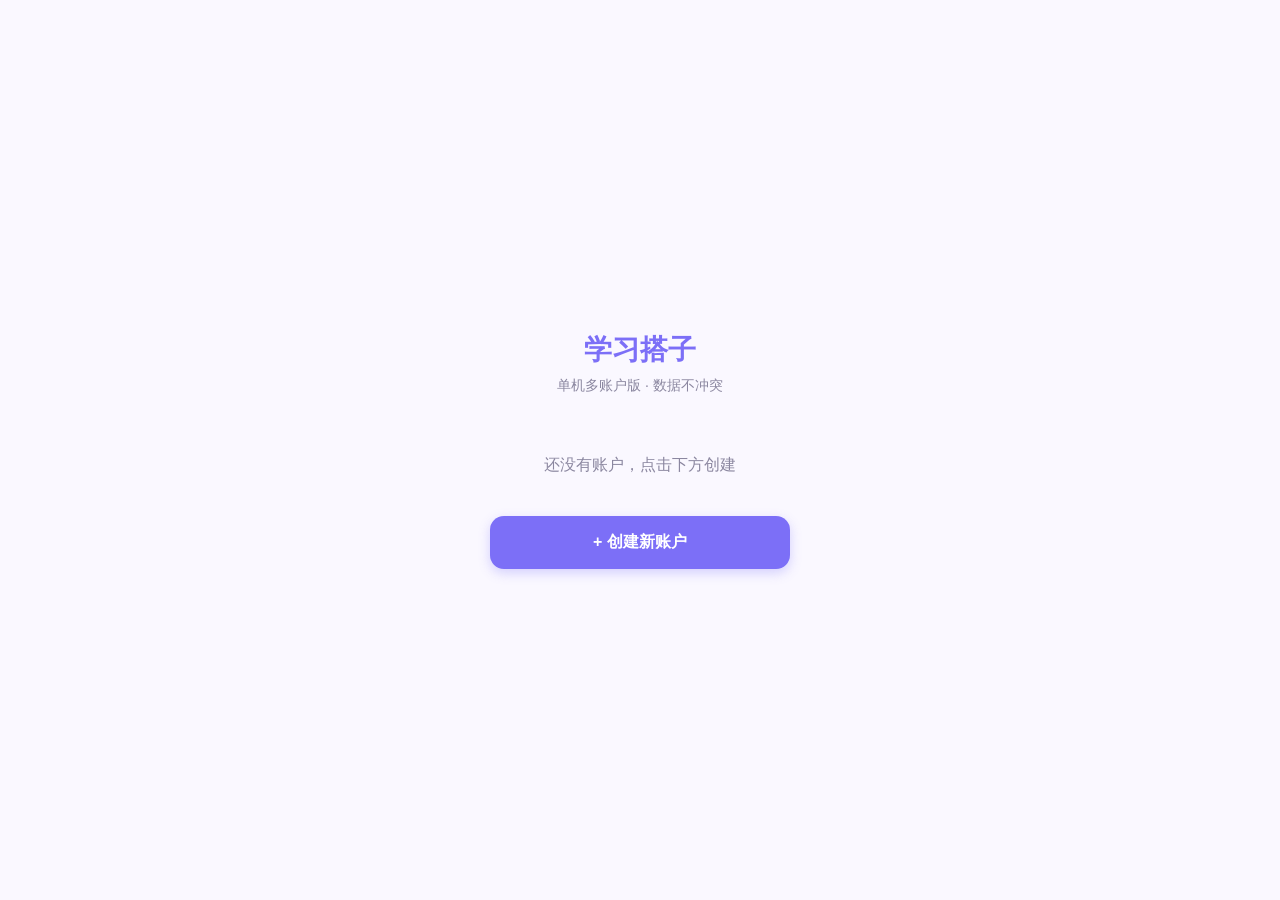
<file: index.html>
<!DOCTYPE html>
<html lang="zh-CN">
<head>
<meta charset="UTF-8">
<meta name="viewport" content="width=device-width,initial-scale=1,maximum-scale=1,user-scalable=no,viewport-fit=cover">
<meta name="apple-mobile-web-app-capable" content="yes">
<meta name="apple-mobile-web-app-status-bar-style" content="black-translucent">
<meta name="apple-mobile-web-app-title" content="学习搭子">
<meta name="theme-color" content="#7c6ff7">
<meta name="mobile-web-app-capable" content="yes">
<meta name="application-name" content="学习搭子">
<link rel="manifest" href="manifest.json">
<link rel="icon" type="image/png" href="icon-192.png">
<link rel="apple-touch-icon" href="icon-192.png">
<title>学习搭子 - 多账户版</title>
<style>
*{margin:0;padding:0;box-sizing:border-box}
:root{--bg:#faf8ff;--card:#fff;--text:#2d2b3a;--sub:#8b87a0;--purple:#7c6ff7;--pink:#f472b6;--mint:#34d399;--amber:#fbbf24;--red:#f87171;--blue:#60a5fa;--shadow:0 1px 3px rgba(0,0,0,.04),0 4px 16px rgba(0,0,0,.06);--radius:20px;--radius-sm:14px}
body{font-family:-apple-system,BlinkMacSystemFont,'Segoe UI','PingFang SC','Microsoft YaHei',sans-serif;background:var(--bg);color:var(--text);min-height:100vh;min-height:100dvh;-webkit-tap-highlight-color:transparent;user-select:none;overflow-x:hidden}
.container{max-width:480px;margin:0 auto;padding:12px 16px}

/* 登录/账户选择界面 */
.login-screen{display:flex;flex-direction:column;align-items:center;justify-content:center;min-height:100vh;padding:20px}
.login-title{font-size:28px;font-weight:800;color:var(--purple);margin-bottom:8px}
.login-sub{font-size:14px;color:var(--sub);margin-bottom:40px;text-align:center}
.user-list{width:100%;max-width:300px;margin-bottom:20px}
.user-item{background:var(--card);border-radius:var(--radius-sm);padding:16px;margin-bottom:12px;display:flex;align-items:center;box-shadow:var(--shadow);cursor:pointer;transition:transform .2s}
.user-item:active{transform:scale(.98)}
.user-avatar{width:48px;height:48px;border-radius:50%;background:linear-gradient(135deg,#e0d9ff,#c4b5fd);display:flex;align-items:center;justify-content:center;font-size:24px;margin-right:16px}
.user-info{flex:1}
.user-name{font-size:16px;font-weight:600}
.user-stats{font-size:12px;color:var(--sub);margin-top:4px}
.btn-login{background:var(--purple);color:white;border:none;border-radius:var(--radius-sm);padding:16px;font-size:16px;font-weight:600;width:100%;max-width:300px;cursor:pointer;box-shadow:0 4px 12px rgba(124,111,247,.3);transition:opacity .2s}
.btn-login:active{opacity:.8}

/* 主应用界面 */
.app-screen{display:none}
.topbar{display:flex;align-items:center;justify-content:space-between;padding:8px 0 12px}
.greeting{font-size:13px;color:var(--sub)}.greeting b{display:block;font-size:20px;color:var(--text);font-weight:700;margin-top:2px}
.mascot-wrap{position:relative}
.mascot{width:48px;height:48px;border-radius:50%;background:linear-gradient(135deg,#e0d9ff,#c4b5fd);display:flex;align-items:center;justify-content:center;font-size:26px;box-shadow:0 4px 16px rgba(124,111,247,.25);cursor:pointer;transition:transform .2s}
.mascot:active{transform:scale(.9)}
.mascot-bubble{position:absolute;top:-42px;right:-20px;background:var(--text);color:#fff;font-size:11px;padding:6px 10px;border-radius:12px 12px 12px 4px;white-space:nowrap;opacity:0;transform:translateY(4px);transition:all .3s;pointer-events:none;max-width:180px;white-space:normal;line-height:1.4}
.mascot-bubble.show{opacity:1;transform:translateY(0)}

.stat-row{display:flex;gap:8px;margin-bottom:10px}
.stat-card{flex:1;background:var(--card);border-radius:var(--radius-sm);padding:12px;box-shadow:var(--shadow);text-align:center}
.stat-num{font-size:24px;font-weight:800;line-height:1}
.stat-num.purple{color:var(--purple)}.stat-num.pink{color:var(--pink)}.stat-num.mint{color:var(--mint)}
.stat-label{font-size:10px;color:var(--sub);margin-top:3px}

.date-strip{display:flex;gap:4px;margin-bottom:16px;overflow-x:auto;padding-bottom:4px}
.date-chip{flex-shrink:0;width:48px;text-align:center;padding:8px 4px;border-radius:var(--radius-sm);background:var(--card);box-shadow:var(--shadow);cursor:pointer;transition:all .2s}
.date-chip.active{background:var(--purple);color:#fff}
.date-chip.today{outline:2px solid var(--purple)}
.dow{font-size:10px;opacity:.7}.dom{font-size:16px;font-weight:700}

.progress-wrap{display:flex;align-items:center;gap:12px;margin-bottom:16px}
.progress-bar{flex:1;height:8px;background:#e5e7eb;border-radius:4px;overflow:hidden}
.progress-fill{height:100%;background:var(--purple);border-radius:4px;transition:width .3s}
.progress-pct{font-size:14px;font-weight:600;color:var(--purple);min-width:40px}

.buddy-msg{background:var(--card);border-radius:var(--radius-sm);padding:12px;box-shadow:var(--shadow);display:flex;gap:12px;margin-bottom:16px;cursor:pointer}
.buddy-avatar{width:40px;height:40px;border-radius:50%;background:linear-gradient(135deg,#e0d9ff,#c4b5fd);display:flex;align-items:center;justify-content:center;font-size:20px}
.buddy-text{flex:1}
.buddy-text .name{font-size:12px;color:var(--sub);margin-bottom:4px}
.buddy-text .msg{font-size:14px;line-height:1.4}

.section-row{display:flex;align-items:center;justify-content:space-between;margin-bottom:8px}
.section-title{font-size:16px;font-weight:600}
.btn-sm{background:var(--purple);color:white;border:none;border-radius:8px;padding:6px 12px;font-size:12px;cursor:pointer}

.task-list{margin-bottom:20px}
.task{background:var(--card);border-radius:var(--radius-sm);padding:12px;margin-bottom:8px;box-shadow:var(--shadow);display:flex;align-items:center;gap:12px;transition:all .2s}
.task.done{opacity:.6}
.task-emoji{font-size:20px}
.task-info{flex:1}
.task-name{font-size:14px;font-weight:500;line-height:1.4}
.task-time{font-size:11px;color:var(--sub);margin-top:4px;display:flex;align-items:center;gap:6px}
.task-tag{font-size:10px;padding:2px 6px;border-radius:10px;background:#e5e7eb}
.task-edit,.task-check{width:32px;height:32px;border-radius:50%;display:flex;align-items:center;justify-content:center;font-size:14px;cursor:pointer;transition:background .2s}
.task-edit{background:#f3f4f6;color:var(--sub)}
.task-check{background:var(--mint);color:#fff}

.reward-grid{display:grid;grid-template-columns:1fr 1fr;gap:8px;margin-bottom:20px}
.reward-btn{background:var(--card);border:1px solid #e5e7eb;border-radius:var(--radius-sm);padding:16px;text-align:center;cursor:pointer;transition:all .2s}
.reward-btn:active{transform:scale(.98);background:#f9fafb}
.reward-btn .icon{font-size:24px;display:block;margin-bottom:8px}
.reward-btn .cost{font-size:11px;color:var(--sub);margin-top:4px}

.bottom-actions{display:flex;gap:8px;margin-bottom:20px}
.btn{flex:1;padding:12px;border-radius:var(--radius-sm);font-size:14px;font-weight:500;cursor:pointer;transition:all .2s}
.btn-outline{background:transparent;border:1px solid #e5e7eb;color:var(--text)}
.btn-solid{background:var(--purple);border:none;color:#fff}

/* 游戏样式 */
.game-grid{display:grid;grid-template-columns:repeat(4,1fr);gap:8px;margin:16px 0}
.game-cell{aspect-ratio:1;background:var(--card);border-radius:var(--radius-sm);display:flex;align-items:center;justify-content:center;font-size:24px;cursor:pointer;box-shadow:var(--shadow);transition:all .3s}
.game-cell.hidden{background:var(--purple);color:transparent}
.game-cell.shown{background:var(--card);color:var(--text)}
.game-cell.matched{background:var(--mint);color:#fff;transform:scale(.95)}

.game-whack{position:relative;height:200px;background:#f3f4f6;border-radius:var(--radius-sm);margin:16px 0;overflow:hidden}
.mole{position:absolute;width:60px;height:60px;background:var(--amber);border-radius:50%;display:flex;align-items:center;justify-content:center;font-size:24px;cursor:pointer;transition:all .1s}
.mole.hit{background:var(--red);transform:scale(1.2)}

.game-quiz{text-align:center;margin:16px 0}
.quiz-question{font-size:32px;font-weight:800;margin:20px 0}
.quiz-options{display:grid;grid-template-columns:1fr 1fr;gap:8px}
.quiz-option{background:var(--card);border:1px solid #e5e7eb;border-radius:var(--radius-sm);padding:16px;font-size:18px;cursor:pointer;transition:all .2s}
.quiz-option.correct{background:var(--mint);color:#fff}
.quiz-option.wrong{background:var(--red);color:#fff}

.game-bubble{position:relative;height:200px;background:#f3f4f6;border-radius:var(--radius-sm);margin:16px 0;overflow:hidden}
.bubble{position:absolute;width:40px;height:40px;background:var(--blue);border-radius:50%;display:flex;align-items:center;justify-content:center;font-size:18px;cursor:pointer;animation:float 3s linear infinite}
@keyframes float{
  0%{transform:translateY(200px) scale(1);opacity:1}
  100%{transform:translateY(-40px) scale(1.2);opacity:0}
}

/* 弹窗 */
.overlay{position:fixed;top:0;left:0;width:100%;height:100%;background:rgba(0,0,0,.5);z-index:1000;display:none;align-items:center;justify-content:center;padding:20px}
.overlay.show{display:flex}
.overlay-content{background:var(--bg);border-radius:var(--radius);padding:20px;max-width:400px;width:100%;max-height:80vh;overflow-y:auto}
.sheet-handle{width:40px;height:4px;background:#d1d5db;border-radius:2px;margin:0 auto 16px}

/* 安装按钮 */
#installBtn{display:none;position:fixed;bottom:80px;right:16px;z-index:1000;background:var(--purple);color:white;border:none;border-radius:50%;width:56px;height:56px;box-shadow:0 4px 12px rgba(124,111,247,.4);font-size:24px;cursor:pointer}
</style>
</head>
<body>
<!-- 登录/账户选择界面 -->
<div id="loginScreen" class="login-screen">
  <div class="login-title">学习搭子</div>
  <div class="login-sub">单机多账户版 · 数据不冲突</div>
  
  <div id="userList" class="user-list">
    <!-- 用户列表会动态生成 -->
  </div>
  
  <button class="btn-login" onclick="createNewUser()">+ 创建新账户</button>
</div>

<!-- 主应用界面 -->
<div id="appScreen" class="app-screen">
  <div class="container">
    <div id="app"></div>
  </div>
</div>

<!-- 游戏弹窗 -->
<div id="ol-reward" class="overlay">
  <div class="overlay-content">
    <div class="sheet-handle"></div>
    <div id="reward-sheet"></div>
  </div>
</div>

<script>
// ======== 多账户数据管理 ========
const STORAGE_KEY = 'yuhan_multi_v1';
let currentUser = null;
let users = {};

function loadUsers() {
  const data = localStorage.getItem(STORAGE_KEY);
  if (data) {
    try {
      users = JSON.parse(data);
    } catch(e) {
      users = {};
    }
  }
}

function saveUsers() {
  localStorage.setItem(STORAGE_KEY, JSON.stringify(users));
}

function createNewUser() {
  const userName = prompt('请输入你的名字（如：李语涵）');
  if (!userName || userName.trim() === '') return;
  
  const userId = 'user_' + Date.now();
  const userEmoji = ['🐱','🐶','🐼','🦊','🐯','🐰','🐻','🐨'][Math.floor(Math.random()*8)];
  
  users[userId] = {
    id: userId,
    name: userName,
    emoji: userEmoji,
    created: new Date().toISOString(),
    data: {
      allTasks: {},
      completed: {},
      coins: 100,
      streak: 0,
      themeColor: '#7c6ff7',
      planTitle: userName + '的学习计划',
      buddyName: '学习搭子',
      mascotEmoji: userEmoji,
      selectedDay: String(new Date().getDay()),
      lastDate: todayKey(),
      unlockedThemes: new Set(['#7c6ff7','#f472b6','#34d399','#fbbf24','#f87171','#60a5fa'])
    }
  };
  
  saveUsers();
  loginUser(userId);
}

function loginUser(userId) {
  currentUser = userId;
  loadUserData();
  document.getElementById('loginScreen').style.display = 'none';
  document.getElementById('appScreen').style.display = 'block';
  render();
}

function logoutUser() {
  currentUser = null;
  document.getElementById('loginScreen').style.display = 'flex';
  document.getElementById('appScreen').style.display = 'none';
  renderUserList();
}

function renderUserList() {
  const userList = document.getElementById('userList');
  const userArray = Object.values(users);
  
  if (userArray.length === 0) {
    userList.innerHTML = '<div style="text-align:center;color:var(--sub);padding:20px">还没有账户，点击下方创建</div>';
    return;
  }
  
  userList.innerHTML = userArray.map(user => `
    <div class="user-item" onclick="loginUser('${user.id}')">
      <div class="user-avatar">${user.emoji}</div>
      <div class="user-info">
        <div class="user-name">${user.name}</div>
        <div class="user-stats">${user.data?.coins || 0}币 · ${user.data?.streak || 0}天连续</div>
      </div>
    </div>
  `).join('');
}

// ======== 用户数据操作 ========
let allTasks, weeklyTasks, completed, coins, streak, themeColor, planTitle, buddyName, mascotEmoji, selectedDay, unlockedThemes;

function loadUserData() {
  if (!currentUser || !users[currentUser]) return;
  const userData = users[currentUser].data;
  
  allTasks = userData.allTasks || {};
  weeklyTasks = userData.weeklyTasks || {};
  completed = userData.completed || {};
  coins = userData.coins || 100;
  streak = userData.streak || 0;
  themeColor = userData.themeColor || '#7c6ff7';
  planTitle = userData.planTitle || users[currentUser].name + '的学习计划';
  buddyName = userData.buddyName || '学习搭子';
  mascotEmoji = userData.mascotEmoji || users[currentUser].emoji;
  selectedDay = userData.selectedDay || String(new Date().getDay());
  unlockedThemes = new Set(userData.unlockedThemes || ['#7c6ff7']);
  
  // 检查连续天数
  checkStreak();
  
  // 确保每周任务存在
  ensureWeeklyTasks();
}

function saveUserData() {
  if (!currentUser || !users[currentUser]) return;
  
  users[currentUser].data = {
    allTasks,
    weeklyTasks,
    completed,
    coins,
    streak,
    themeColor,
    planTitle,
    buddyName,
    mascotEmoji,
    selectedDay,
    lastDate: todayKey(),
    unlockedThemes: Array.from(unlockedThemes)
  };
  
  saveUsers();
}

// ======== 核心功能（与原版相同） ========
function todayKey(){return new Date().toISOString().split('T')[0]}
function dayOfWeek(ds){return new Date(ds+'T00:00:00').getDay()}
function greetText(){
  const h=new Date().getHours();
  if(h<5)return'深夜了，早点休息';
  if(h<12)return'早上好';
  if(h<14)return'中午好';
  if(h<18)return'下午好';
  if(h<22)return'晚上好';
  return'夜深了';
}

// 确保每周任务存在并同步到当天
function ensureWeeklyTasks() {
  const today = todayKey();
  const dow = dayOfWeek(today);
  const dowStr = String(dow);
  
  // 如果当天没有任务，但周任务存在，则同步
  if (!allTasks[dowStr] || allTasks[dowStr].length === 0) {
    if (weeklyTasks[dowStr] && weeklyTasks[dowStr].length > 0) {
      // 复制周任务到当天，生成新的ID
      allTasks[dowStr] = weeklyTasks[dowStr].map(task => ({
        ...task,
        id: 't' + Date.now() + Math.random().toString(36).substr(2, 4)
      }));
      saveUserData();
    }
  }
}

function checkStreak(){
  const today=todayKey(),last=users[currentUser]?.data?.lastDate;
  if(last&&isYesterday(last,today))streak++;else if(!last||!isYesterday(last,today))streak=1;
}
function isYesterday(a,b){return Math.round((new Date(b+'T00:00:00')-new Date(a+'T00:00:00'))/86400000)===1}
function getDayTasks(dk){return allTasks[dk]||[]}
function getTodayCompleted(){return new Set(completed[todayKey()]||[])}

function render(){
  if (!currentUser) return;
  
  const app=document.getElementById('app');
  const today=todayKey(),dow=dayOfWeek(today);
  const todayDone=getTodayCompleted();
  const curTasks=getDayTasks(selectedDay);
  const curDone=selectedDay===String(dow)?todayDone:new Set();
  const doneCnt=curTasks.filter(t=>curDone.has(t.id)).length;
  const pct=curTasks.length?Math.round(doneCnt/curTasks.length*100):0;
  
  const names=['日','一','二','三','四','五','六'];
  const td=new Date(today+'T00:00:00'),start=new Date(td);start.setDate(td.getDate()-td.getDay());
  const dates=[];
  for(let i=0;i<7;i++){const d=new Date(start);d.setDate(start.getDate()+i);dates.push({ds:d.toISOString().split('T')[0],dow:i,dom:d.getDate()})}
  
  app.innerHTML=`
<div class="topbar">
  <div class="greeting"><span>${greetText()}</span><b>${planTitle}</b></div>
  <div class="mascot-wrap" onclick="tapMascot()">
    <div class="mascot">${mascotEmoji}</div>
    <div class="mascot-bubble" onclick="event.stopPropagation();logoutUser()">切换账户</div>
  </div>
</div>

<div class="stat-row">
  <div class="stat-card"><div class="stat-num purple">${doneCnt}</div><div class="stat-label">今日完成</div></div>
  <div class="stat-card"><div class="stat-num pink">${streak}</div><div class="stat-label">连续天数</div></div>
  <div class="stat-card"><div class="stat-num mint">${coins}</div><div class="stat-label">学习币</div></div>
</div>

<div class="date-strip">
  ${dates.map(d=>`<div class="date-chip${String(d.dow)===selectedDay?' active':''}${d.ds===today?' today':''}" onclick="selectDay('${d.dow}')"><div class="dow">周${names[d.dow]}</div><div class="dom">${d.dom}</div></div>`).join('')}
</div>

<div class="progress-wrap">
  <div class="progress-bar"><div class="progress-fill" style="width:${pct}%"></div></div>
  <div class="progress-pct">${pct}%</div>
</div>

<div class="buddy-msg" onclick="refreshBuddy()">
  <div class="buddy-avatar">${mascotEmoji}</div>
  <div class="buddy-text"><div class="name">${buddyName}</div><div class="msg">${pickBuddyMsg(doneCnt,curTasks.length)}</div></div>
</div>

<div class="section-row">
  <div class="section-title">📋 ${['周日','周一','周二','周三','周四','周五','周六'][parseInt(selectedDay)]}任务</div>
  <button class="btn-sm" onclick="openTaskForm(null)">+ 添加</button>
</div>
<div class="task-list">
  ${curTasks.map(t=>`<div class="task${curDone.has(t.id)?' done':''}" id="task-${t.id}">
    <div class="task-emoji">${t.emoji||'📝'}</div>
    <div class="task-info"><div class="task-name">${t.name}</div><div class="task-time">🕐 ${t.time||''}<span class="task-tag">${t.tag||'任务'}</span></div></div>
    <div class="task-edit" onclick="event.stopPropagation();openTaskForm('${t.id}')">✏️</div>
    <div class="task-check" onclick="event.stopPropagation();toggleTask('${t.id}')">✓</div>
  </div>`).join('')||'<div style="text-align:center;color:var(--sub);padding:20px;font-size:13px">还没有任务，右上角加一个</div>'}
</div>

<div class="section-title" style="margin-bottom:6px">🎁 兑换奖励</div>
<div class="reward-grid">
  <button class="reward-btn" onclick="openGua()"><span class="icon">🍉</span>吃瓜时间<span class="cost">5币</span></button>
  <button class="reward-btn" onclick="openGames()"><span class="icon">🎮</span>解压游戏<span class="cost">10币</span></button>
  <button class="reward-btn" onclick="openReward('theme')"><span class="icon">🎨</span>解锁新主题<span class="cost">30币</span></button>
  <button class="reward-btn" onclick="openReward('care')"><span class="icon">🫂</span>搭子抱抱<span class="cost">0币</span></button>
</div>

<div class="bottom-actions">
  <button class="btn btn-outline" onclick="openSettings()">⚙️ 设置</button>
  <button class="btn btn-solid" onclick="resetToday()">🔄 重置今天</button>
</div>
<button id="installBtn" style="display:none;position:fixed;bottom:80px;right:16px;z-index:1000;background:var(--purple);color:white;border:none;border-radius:50%;width:56px;height:56px;box-shadow:0 4px 12px rgba(124,111,247,.4);font-size:24px;cursor:pointer">📱</button>`;
}

// ======== 游戏功能（完整实现） ========
function openGames(){
  const ol=document.getElementById('ol-reward'),rs=document.getElementById('reward-sheet');
  rs.innerHTML=`<div class="sheet-handle"></div><h3>🎮 选一个游戏</h3>
    <div class="game-select">
      <div class="game-opt" onclick="startMemoryGame()"><div class="go-icon">🃏</div><div class="go-name">记忆翻牌</div><div class="go-desc">找出相同配对的卡片</div></div>
      <div class="game-opt" onclick="startWhackGame()"><div class="go-icon">🔨</div><div class="go-name">打地鼠</div><div class="go-desc">打中冒出来的地鼠</div></div>
      <div class="game-opt" onclick="startQuizGame()"><div class="go-icon">🧮</div><div class="go-name">速算挑战</div><div class="go-desc">限时心算答题</div></div>
      <div class="game-opt" onclick="startBubbleGame()"><div class="go-icon">🫧</div><div class="go-name">戳泡泡</div><div class="go-desc">疯狂戳破泡泡</div></div></div>
    <button class="btn btn-outline" style="width:100%;margin-top:10px" onclick="closeOverlay('ol-reward')">不玩了</button>`;
  ol.classList.add('show');
}

// 记忆翻牌游戏
let memoryCards = [], memoryFlipped = [], memoryMatched = 0;
function startMemoryGame() {
  if (coins < 10) { toast('需要10币，当前:'+coins+'币'); return; }
  coins -= 10; saveUserData(); render();
  
  // 创建卡片对
  const symbols = ['🌟','💎','🔥','🎯','💖','✨','⭐','💫'];
  memoryCards = [...symbols, ...symbols];
  memoryFlipped = [];
  memoryMatched = 0;
  
  // 洗牌
  for (let i = memoryCards.length - 1; i > 0; i--) {
    const j = Math.floor(Math.random() * (i + 1));
    [memoryCards[i], memoryCards[j]] = [memoryCards[j], memoryCards[i]];
  }
  
  const rs = document.getElementById('reward-sheet');
  rs.innerHTML = `<div class="sheet-handle"></div><h3>🃏 记忆翻牌</h3>
    <p style="text-align:center;color:var(--sub);margin-bottom:8px">点击卡片翻开，找出相同配对</p>
    <div class="game-grid" id="memory-grid"></div>
    <div style="text-align:center;margin:12px 0;font-size:14px">已配对: <span id="memory-matched">0</span>/8</div>
    <button class="btn btn-solid" style="width:100%;margin-top:10px" onclick="endMemoryGame()">结束游戏</button>`;
  
  const grid = document.getElementById('memory-grid');
  grid.innerHTML = memoryCards.map((symbol, index) => 
    `<div class="game-cell hidden" onclick="flipMemoryCard(${index})">?</div>`
  ).join('');
}

function flipMemoryCard(index) {
  const cell = document.getElementById('memory-grid').children[index];
  if (cell.classList.contains('matched') || cell.classList.contains('shown') || memoryFlipped.length >= 2) return;
  
  cell.classList.remove('hidden');
  cell.classList.add('shown');
  cell.textContent = memoryCards[index];
  memoryFlipped.push({index, symbol: memoryCards[index]});
  
  if (memoryFlipped.length === 2) {
    const [card1, card2] = memoryFlipped;
    if (card1.symbol === card2.symbol) {
      // 匹配成功
      setTimeout(() => {
        document.getElementById('memory-grid').children[card1.index].classList.add('matched');
        document.getElementById('memory-grid').children[card2.index].classList.add('matched');
        memoryMatched++;
        document.getElementById('memory-matched').textContent = memoryMatched;
        memoryFlipped = [];
        
        if (memoryMatched === 8) {
          coins += 20; // 完成奖励
          saveUserData();
          toast('🎉 游戏完成！奖励20币');
        }
      }, 500);
    } else {
      // 不匹配，翻回去
      setTimeout(() => {
        document.getElementById('memory-grid').children[card1.index].classList.remove('shown');
        document.getElementById('memory-grid').children[card1.index].classList.add('hidden');
        document.getElementById('memory-grid').children[card2.index].classList.remove('shown');
        document.getElementById('memory-grid').children[card2.index].classList.add('hidden');
        memoryFlipped = [];
      }, 1000);
    }
  }
}

function endMemoryGame() {
  closeOverlay('ol-reward');
}

// 打地鼠游戏
let whackScore = 0, whackTimer = null;
function startWhackGame() {
  if (coins < 10) { toast('需要10币，当前:'+coins+'币'); return; }
  coins -= 10; saveUserData(); render();
  
  whackScore = 0;
  const rs = document.getElementById('reward-sheet');
  rs.innerHTML = `<div class="sheet-handle"></div><h3>🔨 打地鼠</h3>
    <p style="text-align:center;color:var(--sub);margin-bottom:8px">点击冒出来的地鼠，30秒内尽可能多打</p>
    <div class="game-whack" id="whack-area"></div>
    <div style="text-align:center;margin:12px 0;font-size:16px">得分: <span id="whack-score">0</span></div>
    <button class="btn btn-solid" style="width:100%;margin-top:10px" onclick="endWhackGame()">结束游戏</button>`;
  
  startWhackRound();
  whackTimer = setTimeout(endWhackGame, 30000);
}

function startWhackRound() {
  const area = document.getElementById('whack-area');
  if (!area) return;
  
  area.innerHTML = '';
  const moleCount = 3 + Math.floor(Math.random() * 3);
  
  for (let i = 0; i < moleCount; i++) {
    const mole = document.createElement('div');
    mole.className = 'mole';
    mole.textContent = '🐹';
    mole.style.left = Math.random() * 80 + '%';
    mole.style.top = Math.random() * 70 + '%';
    
    mole.onclick = function() {
      whackScore++;
      document.getElementById('whack-score').textContent = whackScore;
      this.classList.add('hit');
      setTimeout(() => this.remove(), 200);
    };
    
    area.appendChild(mole);
    setTimeout(() => mole.remove(), 1500);
  }
  
  setTimeout(startWhackRound, 800 + Math.random() * 800);
}

function endWhackGame() {
  if (whackTimer) clearTimeout(whackTimer);
  const reward = Math.min(20, Math.floor(whackScore / 2));
  coins += reward;
  saveUserData();
  toast(`游戏结束！得分:${whackScore} 奖励:${reward}币`);
  closeOverlay('ol-reward');
}

// 速算挑战游戏
let quizScore = 0, quizTime = 30, quizTimer = null;
function startQuizGame() {
  if (coins < 10) { toast('需要10币，当前:'+coins+'币'); return; }
  coins -= 10; saveUserData(); render();
  
  quizScore = 0;
  quizTime = 30;
  const rs = document.getElementById('reward-sheet');
  rs.innerHTML = `<div class="sheet-handle"></div><h3>🧮 速算挑战</h3>
    <p style="text-align:center;color:var(--sub);margin-bottom:8px">30秒内尽可能多答对</p>
    <div style="text-align:center;margin:12px 0;font-size:14px">时间: <span id="quiz-time">30</span>秒 | 得分: <span id="quiz-score">0</span></div>
    <div id="quiz-area"></div>
    <button class="btn btn-solid" style="width:100%;margin-top:10px" onclick="endQuizGame()">结束游戏</button>`;
  
  startQuizQuestion();
  quizTimer = setInterval(() => {
    quizTime--;
    const timeEl = document.getElementById('quiz-time');
    if (timeEl) timeEl.textContent = quizTime;
    if (quizTime <= 0) endQuizGame();
  }, 1000);
}

function startQuizQuestion() {
  const area = document.getElementById('quiz-area');
  if (!area || quizTime <= 0) return;
  
  const a = Math.floor(Math.random() * 20) + 1;
  const b = Math.floor(Math.random() * 20) + 1;
  const ops = ['+','-','×','÷'];
  const op = ops[Math.floor(Math.random() * 4)];
  let correct, options = [];
  
  if (op === '+') correct = a + b;
  else if (op === '-') correct = a - b;
  else if (op === '×') correct = a * b;
  else { // ÷
    const product = a * b;
    correct = a;
    options = [correct, Math.floor(Math.random() * 20) + 1, Math.floor(Math.random() * 20) + 1, Math.floor(Math.random() * 20) + 1];
  }
  
  if (op !== '÷') {
    options = [correct];
    while (options.length < 4) {
      const wrong = correct + (Math.random() > 0.5 ? 1 : -1) * (Math.floor(Math.random() * 5) + 1);
      if (!options.includes(wrong) && wrong > 0) options.push(wrong);
    }
  }
  
  // 洗牌选项
  for (let i = options.length - 1; i > 0; i--) {
    const j = Math.floor(Math.random() * (i + 1));
    [options[i], options[j]] = [options[j], options[i]];
  }
  
  area.innerHTML = `
    <div class="quiz-question">${a} ${op} ${b} = ?</div>
    <div class="quiz-options">
      ${options.map((opt, idx) => 
        `<div class="quiz-option" onclick="checkQuizAnswer(${opt}, ${correct}, ${idx})">${opt}</div>`
      ).join('')}
    </div>`;
}

function checkQuizAnswer(selected, correct, idx) {
  const options = document.querySelectorAll('.quiz-option');
  options[idx].classList.add(selected === correct ? 'correct' : 'wrong');
  
  if (selected === correct) {
    quizScore += 5;
    document.getElementById('quiz-score').textContent = quizScore;
  }
  
  setTimeout(startQuizQuestion, 1000);
}

function endQuizGame() {
  if (quizTimer) clearInterval(quizTimer);
  const reward = Math.min(30, Math.floor(quizScore / 2));
  coins += reward;
  saveUserData();
  toast(`游戏结束！得分:${quizScore} 奖励:${reward}币`);
  closeOverlay('ol-reward');
}

// 戳泡泡游戏
let bubbleScore = 0, bubbleTimer = null;
function startBubbleGame() {
  if (coins < 10) { toast('需要10币，当前:'+coins+'币'); return; }
  coins -= 10; saveUserData(); render();
  
  bubbleScore = 0;
  const rs = document.getElementById('reward-sheet');
  rs.innerHTML = `<div class="sheet-handle"></div><h3>🫧 戳泡泡</h3>
    <p style="text-align:center;color:var(--sub);margin-bottom:8px">30秒内戳破尽可能多的泡泡</p>
    <div class="game-bubble" id="bubble-area"></div>
    <div style="text-align:center;margin:12px 0;font-size:16px">戳破: <span id="bubble-score">0</span>个</div>
    <button class="btn btn-solid" style="width:100%;margin-top:10px" onclick="endBubbleGame()">结束游戏</button>`;
  
  startBubbleSpawn();
  bubbleTimer = setTimeout(endBubbleGame, 30000);
}

function startBubbleSpawn() {
  const area = document.getElementById('bubble-area');
  if (!area) return;
  
  const bubble = document.createElement('div');
  bubble.className = 'bubble';
  bubble.textContent = ['🫧','💧','⚪','🔵','🟣'][Math.floor(Math.random()*5)];
  bubble.style.left = Math.random() * 90 + '%';
  bubble.style.animationDuration = (1 + Math.random() * 2) + 's';
  
  bubble.onclick = function() {
    bubbleScore++;
    document.getElementById('bubble-score').textContent = bubbleScore;
    this.remove();
  };
  
  area.appendChild(bubble);
  setTimeout(() => bubble.remove(), 3000);
  setTimeout(startBubbleSpawn, 300 + Math.random() * 500);
}

function endBubbleGame() {
  if (bubbleTimer) clearTimeout(bubbleTimer);
  const reward = Math.min(25, Math.floor(bubbleScore / 3));
  coins += reward;
  saveUserData();
  toast(`游戏结束！戳破:${bubbleScore}个 奖励:${reward}币`);
  closeOverlay('ol-reward');
}

// ======== 其他功能（简化版） ========
function openGua(){
  if(coins<5){toast('需要5币，当前:'+coins+'币');return}
  coins-=5;saveUserData();render();
  const ol=document.getElementById('ol-reward'),rs=document.getElementById('reward-sheet');
  const types=[{k:'joke',l:'校园笑话'},{k:'meme',l:'今日瓜田'},{k:'fact',l:'冷知识'},{k:'moti',l:'毒鸡汤'}];
  const type=types[Math.floor(Math.random()*types.length)];
  const contents={
    joke:['谁懂啊！中午食堂阿姨多给了一勺肉，感觉今天就是天选之子！','笑死了今天，同桌上课睡着了说梦话叫了声"妈"，全班笑到下课。'],
    meme:['每天放学走在路上都在想：我今天为什么不能像小红书上的学霸一样优秀。回家后：算了先刷会手机。','"写作业吗""写""写了吗""没有"——这就是当代中学生的执行力闭环。'],
    fact:['你知道吗？考拉一天睡20个小时，它们才是真正的躺平之王。羡慕但不建议学。','你眨一次眼大概是0.1秒，一天眨眼约2万次——你的眼皮做了很多有氧运动。'],
    moti:['你今天写作业不是为了考清华，是为了以后能理直气壮地说：我已经尽力了。','别卷了……还是卷吧。因为躺平的时候发现旁边的人都在偷偷看书。']
  };
  const content=contents[type.k][Math.floor(Math.random()*2)];
  rs.innerHTML=`<div class="reward-pop"><div class="big-emoji">🍉</div><div class="rtitle">${type.l}</div><div class="gua-card"><div class="gua-content">${content}</div></div><button class="btn btn-solid" style="width:100%" onclick="closeOverlay('ol-reward')">哈哈哈够了</button></div>`;
  ol.classList.add('show');
}

function openReward(type){
  const ol=document.getElementById('ol-reward'),rs=document.getElementById('reward-sheet');
  if(type==='theme'){
    if(coins<30){toast('需要30币，当前:'+coins+'币');return}
    coins-=30;
    const colors=['#7c6ff7','#f472b6','#34d399','#fbbf24','#f87171','#60a5fa'];
    const unlocked=Array.from(unlockedThemes);
    const available=colors.filter(c=>!unlocked.includes(c));
    if(available.length===0){toast('所有主题都已解锁！');return}
    const pick=available[Math.floor(Math.random()*available.length)];
    unlockedThemes.add(pick);themeColor=pick;saveUserData();render();
    rs.innerHTML=`<div class="reward-pop"><div class="big-emoji">🎨</div><div class="rtitle">新主题解锁！</div><div class="rdesc">已自动应用新颜色~</div><button class="btn btn-solid" style="width:100%" onclick="closeOverlay('ol-reward')">好看！</button></div>`;
    ol.classList.add('show');return;
  }
  if(type==='care'){
    const msgs=['今天辛苦了，给你一个虚拟抱抱！','别太拼，累了就休息会儿，我在这儿陪着你。','你已经很棒了，真的！','加油，但也要记得照顾好自己哦～'];
    const msg=msgs[Math.floor(Math.random()*msgs.length)];
    rs.innerHTML=`<div class="reward-pop"><div class="big-emoji">🫂</div><div class="rtitle">搭子有话说</div><div class="rdesc"><p style="font-size:15px;line-height:1.8">${msg}</p></div><button class="btn btn-solid" style="width:100%" onclick="closeOverlay('ol-reward')">收到！</button></div>`;
    ol.classList.add('show');return;
  }
}

// ======== 工具函数 ========
function toast(msg){const t=document.createElement('div');t.textContent=msg;t.style.cssText='position:fixed;bottom:100px;left:50%;transform:translateX(-50%);background:var(--text);color:#fff;padding:10px 16px;border-radius:8px;font-size:13px;z-index:2000;white-space:nowrap';document.body.appendChild(t);setTimeout(()=>t.remove(),2000)}
function closeOverlay(id){document.getElementById(id).classList.remove('show')}
function selectDay(dk){selectedDay=dk;render();saveUserData()}
function toggleTask(tid){
  const today=todayKey(),dow=dayOfWeek(today);
  if(selectedDay!==String(dow)){toast('只能操作今天的任务哦');return}
  let doneArr=completed[today]||[];
  const idx=doneArr.indexOf(tid);
  if(idx>=0){doneArr.splice(idx,1);coins=Math.max(0,coins-8);toast('取消完成 -8币')}
  else{doneArr.push(tid);coins+=8;toast('+8币！')}
  completed[today]=doneArr;
  render();saveUserData();
}
function openTaskForm(tid){
  // 预定义任务列表
  const predefinedTasks = [
    '完成校内作业',
    '英语专项背默',
    '语文专项背默',
    '数学专项补课',
    '英语专项补课',
    '理化空中课堂',
    '优雅的美术',
    '暑假校内作业',
    '暑假专项（数学）',
    '暑假专项（语文）',
    '暑假专项（英语）',
    '暑假专项（美术）',
    '暑假专项（理化）',
    '其他娱乐',
    '随意休息'
  ];
  
  // 创建模态框
  const modal = document.createElement('div');
  modal.style.cssText = 'position:fixed;top:0;left:0;right:0;bottom:0;background:rgba(0,0,0,0.5);z-index:2000;display:flex;align-items:center;justify-content:center;';
  
  const content = document.createElement('div');
  content.style.cssText = 'background:var(--bg);border-radius:16px;padding:24px;width:320px;max-width:90vw;box-shadow:0 10px 30px rgba(0,0,0,0.2);';
  
  content.innerHTML = `
    <h3 style="margin:0 0 16px;color:var(--text);font-size:16px;font-weight:600;">${tid ? '编辑任务' : '添加任务'}</h3>
    <p style="margin:0 0 12px;color:var(--sub);font-size:13px;">从下拉列表选择或输入自定义任务</p>
    <select id="taskSelect" style="width:100%;padding:10px 12px;border:1px solid var(--border);border-radius:8px;background:var(--bg);color:var(--text);font-size:14px;margin-bottom:12px;outline:none;">
      <option value="">-- 请选择任务 --</option>
      ${predefinedTasks.map(task => `<option value="${task}">${task}</option>`).join('')}
      <option value="custom">自定义任务...</option>
    </select>
    <input type="text" id="customTask" placeholder="输入自定义任务名称" style="width:100%;padding:10px 12px;border:1px solid var(--border);border-radius:8px;background:var(--bg);color:var(--text);font-size:14px;margin-bottom:12px;outline:none;display:none;">
    <div style="margin-bottom:16px;display:flex;gap:8px;align-items:center;">
      <input type="checkbox" id="weeklyTask" style="width:16px;height:16px;">
      <label for="weeklyTask" style="font-size:13px;color:var(--text);">设为周循环任务</label>
    </div>
    <div style="display:flex;gap:8px;justify-content:flex-end;">
      <button id="cancelBtn" style="padding:8px 16px;border:1px solid var(--border);background:none;color:var(--text);border-radius:8px;font-size:14px;cursor:pointer;">取消</button>
      <button id="saveBtn" style="padding:8px 16px;border:none;background:var(--purple);color:white;border-radius:8px;font-size:14px;cursor:pointer;">${tid ? '更新' : '添加'}</button>
    </div>
  `;
  
  modal.appendChild(content);
  document.body.appendChild(modal);
  
  const selectEl = content.querySelector('#taskSelect');
  const customInput = content.querySelector('#customTask');
  const weeklyCheckbox = content.querySelector('#weeklyTask');
  const cancelBtn = content.querySelector('#cancelBtn');
  const saveBtn = content.querySelector('#saveBtn');
  
  // 如果编辑现有任务，预填值
  if (tid) {
    const tasks = getDayTasks(selectedDay);
    const task = tasks.find(t => t.id === tid);
    if (task) {
      const isCustom = !predefinedTasks.includes(task.name);
      if (isCustom) {
        selectEl.value = 'custom';
        customInput.value = task.name;
        customInput.style.display = 'block';
      } else {
        selectEl.value = task.name;
      }
    }
  }
  
  // 下拉选择事件
  selectEl.addEventListener('change', function() {
    if (this.value === 'custom') {
      customInput.style.display = 'block';
      customInput.focus();
    } else {
      customInput.style.display = 'none';
      customInput.value = '';
    }
  });
  
  // 取消按钮
  cancelBtn.addEventListener('click', function() {
    document.body.removeChild(modal);
  });
  
  // 保存按钮
  saveBtn.addEventListener('click', function() {
    let taskName = '';
    
    if (selectEl.value === 'custom') {
      taskName = customInput.value.trim();
    } else {
      taskName = selectEl.value;
    }
    
    if (!taskName) {
      toast('请输入任务名称');
      return;
    }
    
    const tasks = getDayTasks(selectedDay);
    const isWeekly = weeklyCheckbox.checked;
    
    if (tid) {
      // 编辑现有任务
      const idx = tasks.findIndex(t => t.id === tid);
      if (idx >= 0) {
        tasks[idx].name = taskName;
      }
    } else {
      // 添加新任务
      const newTask = {
        id: 't' + Date.now() + Math.random().toString(36).substr(2, 4),
        name: taskName,
        time: '',
        tag: '任务'
      };
      
      tasks.push(newTask);
      
      // 如果设为周循环任务，保存到周任务
      if (isWeekly) {
        if (!weeklyTasks[selectedDay]) {
          weeklyTasks[selectedDay] = [];
        }
        weeklyTasks[selectedDay].push({
          name: taskName,
          time: '',
          tag: '任务'
        });
      }
    }
    
    allTasks[selectedDay] = tasks;
    render();
    saveUserData();
    document.body.removeChild(modal);
    toast(tid ? '任务已更新' : '任务已添加' + (isWeekly ? '（已设为周循环）' : ''));
  });
  
  // 点击模态框外部关闭
  modal.addEventListener('click', function(e) {
    if (e.target === modal) {
      document.body.removeChild(modal);
    }
  });
}
function pickBuddyMsg(done,total){
  const msgs={
    0:['在吗？看看今天的任务~','摸鱼被我抓到了 👀','今天进度还是0，开始第一个？'],
    progress:['不错不错，过半了！','你今天状态可以啊','稳！继续保持'],
    almost:['就差最后一点了！','马上收工，再坚持一下','胜利在望！冲刺！'],
    done:['🎉 今日任务全部完成！','太强了！今天可以休息了','任务完成，奖励自己一下吧～']
  };
  if(done===0)return msgs[0][Math.floor(Math.random()*msgs[0].length)];
  if(done===total)return msgs.done[Math.floor(Math.random()*msgs.done.length)];
  if(done/total>=0.8)return msgs.almost[Math.floor(Math.random()*msgs.almost.length)];
  return msgs.progress[Math.floor(Math.random()*msgs.progress.length)];
}
function refreshBuddy(){render()}
function tapMascot(){toast('戳我干嘛～快去完成任务！')}
function openSettings(){
  const modal = document.createElement('div');
  modal.style.cssText = 'position:fixed;top:0;left:0;right:0;bottom:0;background:rgba(0,0,0,0.5);z-index:2000;display:flex;align-items:center;justify-content:center;';
  
  const content = document.createElement('div');
  content.style.cssText = 'background:var(--bg);border-radius:16px;padding:24px;width:320px;max-width:90vw;box-shadow:0 10px 30px rgba(0,0,0,0.2);';
  
  content.innerHTML = `
    <h3 style="margin:0 0 16px;color:var(--text);font-size:16px;font-weight:600;">⚙️ 设置</h3>
    <p style="margin:0 0 12px;color:var(--sub);font-size:13px;">系统功能与说明</p>
    <div style="margin-bottom:16px;padding:12px;background:var(--card);border-radius:8px;font-size:13px;line-height:1.6;">
      <p><strong>账户切换</strong>: 点击右上角猫头可切换账户</p>
      <p><strong>数据存储</strong>: 数据完全本地存储，每个账户独立不冲突</p>
      <p><strong>周循环任务</strong>: 添加任务时勾选"设为周循环任务"，该任务会每周自动出现</p>
      <p><strong>每日任务</strong>: 当天如需修改，直接编辑任务即可</p>
    </div>
    <div style="display:flex;gap:8px;justify-content:flex-end;">
      <button id="closeBtn" style="padding:8px 16px;border:1px solid var(--border);background:none;color:var(--text);border-radius:8px;font-size:14px;cursor:pointer;">关闭</button>
      <button id="manageWeeklyBtn" style="padding:8px 16px;border:none;background:var(--purple);color:white;border-radius:8px;font-size:14px;cursor:pointer;">管理周任务</button>
    </div>
  `;
  
  modal.appendChild(content);
  document.body.appendChild(modal);
  
  const closeBtn = content.querySelector('#closeBtn');
  const manageWeeklyBtn = content.querySelector('#manageWeeklyBtn');
  
  closeBtn.addEventListener('click', function() {
    document.body.removeChild(modal);
  });
  
  manageWeeklyBtn.addEventListener('click', function() {
    document.body.removeChild(modal);
    openWeeklyTaskManager();
  });
  
  modal.addEventListener('click', function(e) {
    if (e.target === modal) {
      document.body.removeChild(modal);
    }
  });
}

function openWeeklyTaskManager() {
  const modal = document.createElement('div');
  modal.style.cssText = 'position:fixed;top:0;left:0;right:0;bottom:0;background:rgba(0,0,0,0.5);z-index:2000;display:flex;align-items:center;justify-content:center;';
  
  const content = document.createElement('div');
  content.style.cssText = 'background:var(--bg);border-radius:16px;padding:24px;width:360px;max-width:90vw;max-height:80vh;overflow-y:auto;box-shadow:0 10px 30px rgba(0,0,0,0.2);';
  
  const dayNames = ['周日', '周一', '周二', '周三', '周四', '周五', '周六'];
  let weeklyContent = '';
  
  for (let i = 0; i < 7; i++) {
    const dayTasks = weeklyTasks[String(i)] || [];
    weeklyContent += `
      <div style="margin-bottom:20px;">
        <div style="font-weight:600;color:var(--text);margin-bottom:8px;font-size:14px;">${dayNames[i]} 周任务</div>
        ${dayTasks.length > 0 
          ? `<div style="background:var(--card);border-radius:8px;padding:12px;">
              ${dayTasks.map((task, idx) => `
                <div style="display:flex;justify-content:space-between;align-items:center;padding:6px 0;border-bottom:${idx < dayTasks.length-1 ? '1px solid var(--border)' : 'none'};">
                  <span style="font-size:13px;">${task.name}</span>
                  <button onclick="removeWeeklyTask('${String(i)}', ${idx})" style="background:none;border:none;color:var(--red);font-size:12px;cursor:pointer;">删除</button>
                </div>
              `).join('')}
            </div>`
          : '<div style="color:var(--sub);font-size:12px;padding:8px 0;">暂无周任务</div>'
        }
      </div>
    `;
  }
  
  content.innerHTML = `
    <h3 style="margin:0 0 16px;color:var(--text);font-size:16px;font-weight:600;">📅 周任务管理</h3>
    <p style="margin:0 0 12px;color:var(--sub);font-size:13px;">管理每周自动循环的任务</p>
    <div style="margin-bottom:20px;font-size:13px;color:var(--text);">
      <p>周任务会自动在对应星期出现，无需每天重复添加。</p>
      <p>如需添加周任务，在添加任务时勾选"设为周循环任务"即可。</p>
    </div>
    ${weeklyContent}
    <div style="display:flex;gap:8px;justify-content:flex-end;margin-top:16px;">
      <button id="closeWeeklyBtn" style="padding:8px 16px;border:1px solid var(--border);background:none;color:var(--text);border-radius:8px;font-size:14px;cursor:pointer;">关闭</button>
    </div>
  `;
  
  modal.appendChild(content);
  document.body.appendChild(modal);
  
  const closeBtn = content.querySelector('#closeWeeklyBtn');
  
  closeBtn.addEventListener('click', function() {
    document.body.removeChild(modal);
  });
  
  modal.addEventListener('click', function(e) {
    if (e.target === modal) {
      document.body.removeChild(modal);
    }
  });
}

function removeWeeklyTask(day, index) {
  if (weeklyTasks[day] && weeklyTasks[day][index]) {
    weeklyTasks[day].splice(index, 1);
    saveUserData();
    toast('周任务已删除');
    openWeeklyTaskManager(); // 重新打开管理界面
  }
}
function resetToday(){
  if(!confirm('重置今天会清空所有已完成任务，确定吗？'))return;
  completed[todayKey()]=[];
  render();saveUserData();toast('今天已重置');
}

// ======== PWA安装 ========
let deferredPrompt;
const installBtn = document.getElementById('installBtn');
window.addEventListener('beforeinstallprompt', (e) => {
  e.preventDefault();
  deferredPrompt = e;
  if (installBtn) {
    installBtn.style.display = 'block';
    installBtn.addEventListener('click', () => {
      deferredPrompt.prompt();
      deferredPrompt.userChoice.then((choiceResult) => {
        if (choiceResult.outcome === 'accepted') console.log('用户同意安装');
        deferredPrompt = null;
        installBtn.style.display = 'none';
      });
    });
  }
});
window.addEventListener('appinstalled', () => {
  console.log('PWA 已安装到桌面');
  if (installBtn) installBtn.style.display = 'none';
});

// ======== 初始化 ========
function init(){
  loadUsers();
  renderUserList();
  
  // 自动登录上次用户（简化版）
  const lastUser = localStorage.getItem('yuhan_last_user');
  if (lastUser && users[lastUser]) {
    loginUser(lastUser);
  }
  
  // 保存最后登录用户
  if (currentUser) {
    localStorage.setItem('yuhan_last_user', currentUser);
  }
}

init();
</script>
</body>
</html>
</file>
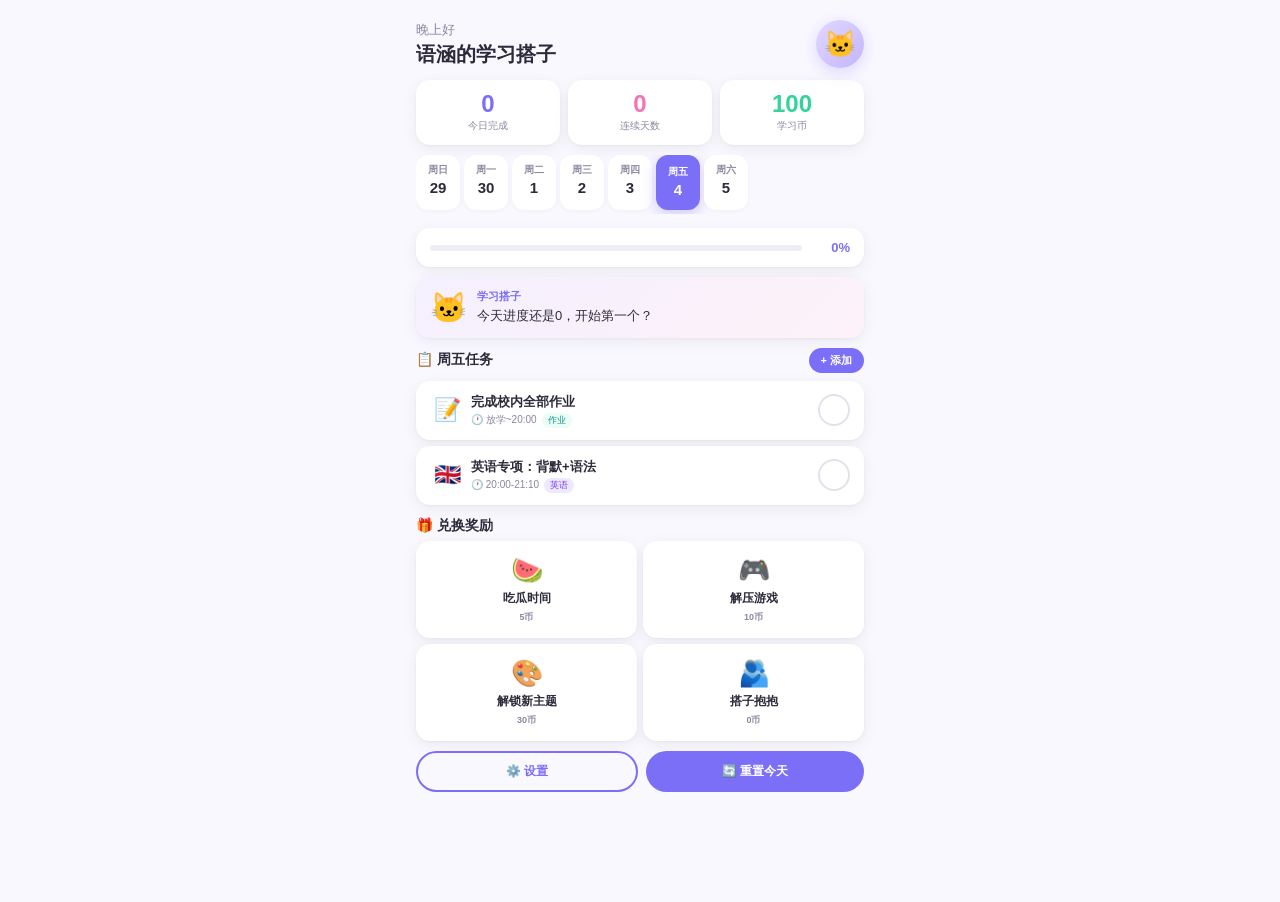
<file: index_fixed.html>
<!DOCTYPE html>
<html lang="zh-CN">
<head>
<meta charset="UTF-8">
<meta name="viewport" content="width=device-width,initial-scale=1,maximum-scale=1,user-scalable=no,viewport-fit=cover">
<meta name="apple-mobile-web-app-capable" content="yes">
<meta name="apple-mobile-web-app-status-bar-style" content="black-translucent">
<meta name="apple-mobile-web-app-title" content="学习搭子">
<meta name="theme-color" content="#7c6ff7">
<link rel="manifest" href="manifest.json">
<title>语涵的学习搭子</title>
<style>
*{margin:0;padding:0;box-sizing:border-box}
:root{--bg:#faf8ff;--card:#fff;--text:#2d2b3a;--sub:#8b87a0;--purple:#7c6ff7;--pink:#f472b6;--mint:#34d399;--amber:#fbbf24;--red:#f87171;--blue:#60a5fa;--shadow:0 1px 3px rgba(0,0,0,.04),0 4px 16px rgba(0,0,0,.06);--radius:20px;--radius-sm:14px}
body{font-family:-apple-system,BlinkMacSystemFont,'Segoe UI','PingFang SC','Microsoft YaHei',sans-serif;background:var(--bg);color:var(--text);min-height:100vh;min-height:100dvh;-webkit-tap-highlight-color:transparent;user-select:none;overflow-x:hidden}
.container{max-width:480px;margin:0 auto;padding:12px 16px 110px}

.topbar{display:flex;align-items:center;justify-content:space-between;padding:8px 0 12px}
.greeting{font-size:13px;color:var(--sub)}.greeting b{display:block;font-size:20px;color:var(--text);font-weight:700;margin-top:2px}
.mascot-wrap{position:relative}
.mascot{width:48px;height:48px;border-radius:50%;background:linear-gradient(135deg,#e0d9ff,#c4b5fd);display:flex;align-items:center;justify-content:center;font-size:26px;box-shadow:0 4px 16px rgba(124,111,247,.25);cursor:pointer;transition:transform .2s}
.mascot:active{transform:scale(.9)}
.mascot-bubble{position:absolute;top:-42px;right:-20px;background:var(--text);color:#fff;font-size:11px;padding:6px 10px;border-radius:12px 12px 12px 4px;white-space:nowrap;opacity:0;transform:translateY(4px);transition:all .3s;pointer-events:none;max-width:180px;white-space:normal;line-height:1.4}
.mascot-bubble.show{opacity:1;transform:translateY(0)}

.stat-row{display:flex;gap:8px;margin-bottom:10px}
.stat-card{flex:1;background:var(--card);border-radius:var(--radius-sm);padding:12px;box-shadow:var(--shadow);text-align:center}
.stat-num{font-size:24px;font-weight:800;line-height:1}
.stat-num.purple{color:var(--purple)}.stat-num.pink{color:var(--pink)}.stat-num.mint{color:var(--mint)}
.stat-label{font-size:10px;color:var(--sub);margin-top:3px}

.date-strip{display:flex;gap:4px;margin-bottom:14px;overflow-x:auto;padding-bottom:4px;-webkit-overflow-scrolling:touch}
.date-strip::-webkit-scrollbar{display:none}
.date-chip{flex-shrink:0;min-width:44px;padding:8px 4px;border-radius:12px;text-align:center;cursor:pointer;transition:all .2s;background:var(--card);box-shadow:0 1px 4px rgba(0,0,0,.04);font-size:11px;line-height:1.4}
.date-chip .dow{font-weight:600;color:var(--sub);font-size:10px}
.date-chip .dom{font-weight:700;font-size:15px;color:var(--text)}
.date-chip.active{background:var(--purple);box-shadow:0 4px 14px rgba(124,111,247,.35)}
.date-chip.active .dow,.date-chip.active .dom{color:#fff}
.date-chip.today{border:2px solid var(--purple)}

.progress-wrap{background:var(--card);border-radius:var(--radius-sm);padding:12px 14px;box-shadow:var(--shadow);margin-bottom:10px;display:flex;align-items:center;gap:12px}
.progress-bar{flex:1;height:6px;background:#f0edf6;border-radius:10px;overflow:hidden}
.progress-fill{height:100%;background:linear-gradient(90deg,var(--purple),var(--pink));border-radius:10px;transition:width .5s}
.progress-pct{font-size:13px;font-weight:700;color:var(--purple);min-width:36px;text-align:right}

.buddy-msg{background:linear-gradient(135deg,#f5f0ff,#fdf2f8);border-radius:var(--radius-sm);padding:12px 14px;margin-bottom:10px;display:flex;align-items:center;gap:10px;box-shadow:var(--shadow);cursor:pointer;transition:all .2s}
.buddy-msg:active{transform:scale(.98)}
.buddy-avatar{font-size:30px;flex-shrink:0}
.buddy-text .name{font-size:11px;color:var(--purple);font-weight:600}
.buddy-text .msg{font-size:13px;color:var(--text);margin-top:2px;line-height:1.5}

.section-row{display:flex;align-items:center;justify-content:space-between;margin-bottom:8px}
.section-title{font-size:14px;font-weight:700;display:flex;align-items:center;gap:6px}
.btn-sm{font-size:11px;padding:5px 12px;border-radius:14px;border:none;cursor:pointer;font-weight:600;font-family:inherit;transition:all .2s;background:var(--purple);color:#fff}
.btn-sm:active{opacity:.8}

.task-list{display:flex;flex-direction:column;gap:6px;margin-bottom:12px}
.task{background:var(--card);border-radius:var(--radius-sm);padding:12px 14px;box-shadow:var(--shadow);display:flex;align-items:center;gap:10px;transition:all .25s;cursor:pointer;border-left:4px solid transparent;position:relative}
.task.done{border-left-color:var(--mint);background:#f8fdf9}
.task.done .task-name{text-decoration:line-through;color:#b0b0b0}
.task-emoji{font-size:22px;flex-shrink:0}
.task-info{flex:1;min-width:0}
.task-name{font-size:13px;font-weight:600}
.task-time{font-size:10px;color:var(--sub);margin-top:2px}
.task-tag{display:inline-block;font-size:9px;padding:1px 6px;border-radius:8px;font-weight:500;margin-left:5px}
.tag-en{background:#ede9fe;color:#7c3aed}.tag-cn{background:#fef3c7;color:#d97706}
.tag-ma{background:#fce7f3;color:#db2777}.tag-ph{background:#d1fae5;color:#059669}
.tag-ch{background:#f3e8ff;color:#9333ea}.tag-fr{background:#e0e7ff;color:#4f46e5}
.tag-ot{background:#ecfdf5;color:#0d9488}
.task-check{width:32px;height:32px;border-radius:50%;border:2.5px solid #e5e0ec;flex-shrink:0;display:flex;align-items:center;justify-content:center;transition:all .25s;font-size:14px;color:transparent}
.task.done .task-check{background:var(--mint);border-color:var(--mint);color:#fff}
.task-edit{position:absolute;right:50px;top:50%;transform:translateY(-50%);font-size:12px;color:var(--sub);opacity:0;transition:opacity .2s}
.task:active .task-edit{opacity:1}

.reward-grid{display:grid;grid-template-columns:1fr 1fr;gap:6px;margin-bottom:10px}
.reward-btn{background:var(--card);border-radius:var(--radius-sm);padding:14px 10px;box-shadow:var(--shadow);text-align:center;cursor:pointer;transition:all .2s;border:none;font-family:inherit;font-size:12px;font-weight:600;color:var(--text);display:flex;flex-direction:column;align-items:center;gap:4px}
.reward-btn:active{transform:scale(.95)}.reward-btn .icon{font-size:26px}
.reward-btn .cost{font-size:9px;color:var(--sub)}

.bottom-actions{display:flex;gap:8px}
.btn{flex:1;padding:10px;border-radius:22px;font-size:12px;font-weight:600;cursor:pointer;transition:all .2s;border:none;font-family:inherit;display:flex;align-items:center;justify-content:center;gap:4px}
.btn-outline{background:transparent;border:2px solid var(--purple);color:var(--purple)}
.btn-outline:active{background:var(--purple);color:#fff}
.btn-solid{background:var(--purple);color:#fff}

.overlay{position:fixed;inset:0;background:rgba(0,0,0,.4);z-index:100;display:flex;align-items:flex-end;justify-content:center;opacity:0;pointer-events:none;transition:opacity .3s}
.overlay.show{opacity:1;pointer-events:auto}
.sheet{background:var(--card);width:100%;max-width:480px;max-height:85vh;border-radius:24px 24px 0 0;padding:20px 20px 32px;overflow-y:auto;transform:translateY(100%);transition:transform .35s cubic-bezier(.4,0,.2,1)}
.overlay.show .sheet{transform:translateY(0)}
.sheet-handle{width:36px;height:4px;background:#e0dce8;border-radius:4px;margin:0 auto 14px}
.sheet h3{font-size:16px;font-weight:700;margin-bottom:12px;text-align:center}

.f-row{margin-bottom:10px}
.f-row label{display:block;font-size:11px;font-weight:600;color:var(--sub);margin-bottom:4px}
.f-row input,.f-row select,.f-row textarea{width:100%;padding:8px 12px;border:2px solid #eee;border-radius:10px;font-size:13px;font-family:inherit;background:#fafafa;transition:border .2s}
.f-row input:focus,.f-row select:focus,.f-row textarea:focus{outline:none;border-color:var(--purple);background:#fff}
.f-row textarea{resize:vertical;min-height:50px}
.f-row-inline{display:flex;gap:8px}.f-row-inline>*{flex:1}
.color-pick{display:flex;gap:6px}
.color-dot{width:28px;height:28px;border-radius:50%;cursor:pointer;border:3px solid transparent;transition:all .2s}
.color-dot.active{border-color:var(--text);transform:scale(1.15)}

.reward-pop{text-align:center;padding:8px 0}
.reward-pop .big-emoji{font-size:56px;margin-bottom:10px;animation:bounce .6s}
@keyframes bounce{0%,100%{transform:translateY(0)}50%{transform:translateY(-14px)}}
.reward-pop .rtitle{font-size:17px;font-weight:700;margin-bottom:6px}
.reward-pop .rdesc{font-size:12px;color:var(--sub);margin-bottom:14px;line-height:1.6}

/* 游戏区 */
.game-area{position:relative;width:100%;min-height:240px;display:flex;flex-direction:column;align-items:center;justify-content:center;margin:8px 0}
.game-grid{display:grid;grid-template-columns:repeat(4,1fr);gap:5px;max-width:280px;margin:0 auto}
.game-cell{aspect-ratio:1;border-radius:10px;display:flex;align-items:center;justify-content:center;font-size:26px;cursor:pointer;transition:all .15s}
.game-cell.hidden{background:linear-gradient(135deg,var(--purple),#a78bfa);color:transparent}
.game-cell.shown{background:#e8e4f8}
.whack-grid{display:grid;grid-template-columns:repeat(3,1fr);gap:6px;max-width:240px;margin:0 auto}
.whack-cell{aspect-ratio:1;background:#f0edf6;border-radius:14px;display:flex;align-items:center;justify-content:center;font-size:40px;cursor:pointer;transition:all .1s}
.whack-cell.active{background:#ffe0e6;transform:scale(1.05)}
.whack-cell.bomb{background:#ffcccc}
.quiz-area{text-align:center}.quiz-q{font-size:28px;font-weight:700;margin:8px 0}.quiz-input{font-size:24px;width:120px;padding:8px;text-align:center;border:2px solid #ddd;border-radius:12px;margin:8px 0}.quiz-input:focus{outline:none;border-color:var(--purple)}
.bubble-area{position:relative;width:260px;height:200px;overflow:hidden;background:#f8f9ff;border-radius:16px;margin:0 auto}
.bubble{position:absolute;width:44px;height:44px;border-radius:50%;display:flex;align-items:center;justify-content:center;font-size:22px;cursor:pointer;animation:bubbleUp 2.5s linear forwards}
@keyframes bubbleUp{0%{transform:translateY(0) scale(0);opacity:0}10%{transform:translateY(0) scale(1);opacity:1}90%{opacity:1}100%{transform:translateY(-200px) scale(.5);opacity:0}}

/* 游戏选择 */
.game-select{display:grid;grid-template-columns:1fr 1fr;gap:6px;margin:8px 0}
.game-opt{background:#f8f6ff;border-radius:var(--radius-sm);padding:14px;text-align:center;cursor:pointer;border:2px solid transparent;transition:all .2s}
.game-opt:active{border-color:var(--purple);background:#ede9fe}
.game-opt .go-icon{font-size:32px}.game-opt .go-name{font-size:12px;font-weight:600;margin-top:4px}.game-opt .go-desc{font-size:10px;color:var(--sub);margin-top:2px}

/* 瓜 */
.gua-card{background:linear-gradient(135deg,#fff5f7,#fef9e7);border-radius:var(--radius-sm);padding:18px;text-align:center;margin:8px 0}
.gua-card .gua-type{display:inline-block;font-size:10px;font-weight:700;padding:2px 8px;border-radius:10px;margin-bottom:8px}
.gua-card .gua-content{font-size:14px;line-height:1.7;color:var(--text)}
.gua-type.joke{background:#fce7f3;color:#db2777}
.gua-type.meme{background:#fef3c7;color:#d97706}
.gua-type.fact{background:#d1fae5;color:#059669}
.gua-type.moti{background:#ede9fe;color:#7c3aed}

/* 健康提醒条 */
.health-nudge{background:linear-gradient(135deg,#e8faf0,#f0e6ff);border-radius:var(--radius-sm);padding:10px 14px;margin-bottom:10px;display:flex;align-items:center;gap:10px;box-shadow:var(--shadow);cursor:pointer;animation:slideDown .4s}
.health-nudge:active{transform:scale(.98)}
@keyframes slideDown{from{opacity:0;transform:translateY(-10px)}to{opacity:1;transform:translateY(0)}}
.hn-emoji{font-size:28px;flex-shrink:0}
.hn-text{font-size:12px;line-height:1.5;color:var(--text)}
.hn-dismiss{font-size:16px;color:var(--sub);cursor:pointer;flex-shrink:0;padding:4px}

.toast{position:fixed;top:20px;left:50%;transform:translateX(-50%);background:var(--text);color:#fff;padding:10px 20px;border-radius:20px;font-size:13px;font-weight:600;z-index:200;pointer-events:none;animation:toastIn .35s,toastOut .35s 1.8s forwards}
@keyframes toastIn{from{opacity:0;transform:translateX(-50%) translateY(-12px)}to{opacity:1;transform:translateX(-50%) translateY(0)}}
@keyframes toastOut{from{opacity:1}to{opacity:0}}

.spark{position:fixed;pointer-events:none;z-index:300;font-size:18px;animation:sparkUp .9s ease-out forwards}
@keyframes sparkUp{0%{opacity:1;transform:translate(0,0) scale(1)}100%{opacity:0;transform:translate(var(--sx),var(--sy)) scale(.3)}}

@media(prefers-color-scheme:dark){
  :root{--bg:#13111c;--card:#1e1b2e;--text:#e8e4f0;--sub:#9b95b5}
  .task{background:#1e1b2e}.task.done{background:#1a2e22}
  .stat-card,.progress-wrap,.reward-btn{background:#1e1b2e}
  .buddy-msg{background:linear-gradient(135deg,#1e1b3a,#2a1a30)}
  .sheet{background:#1e1b2e}
  .f-row input,.f-row select,.f-row textarea{background:#2a2638;border-color:#3a3550;color:#e8e4f0}
  .progress-bar{background:#2a2638}.task-check{border-color:#3a3550}
  .sheet-handle{background:#3a3550}.date-chip{background:#1e1b2e}
  .whack-cell{background:#2a2638}.bubble-area{background:#1e1b2e}
  .game-opt{background:#2a2638}.gua-card{background:linear-gradient(135deg,#2a1e28,#2a2a1e)}
}
</style>
</head>
<body>
<div class="container" id="app"></div>
<div class="overlay" id="ol-settings"><div class="sheet"><div class="sheet-handle"></div><h3>自定义你的学习搭子</h3><div id="settings-form"></div></div></div>
<div class="overlay" id="ol-task"><div class="sheet"><div class="sheet-handle"></div><h3 id="task-form-title">添加任务</h3><div id="task-form"></div></div></div>
<div class="overlay" id="ol-reward"><div class="sheet"><div class="sheet-handle"></div><div id="reward-sheet"></div></div></div>

<script>
// ======== 默认任务 ========
const DEFAULT_TASKS = {
  '1':[{id:'w1',emoji:'📝',name:'完成校内全部作业',time:'放学~20:00',tag:'作业',tagCls:'tag-ot'}],
  '2':[{id:'w1',emoji:'📝',name:'完成校内全部作业',time:'放学~20:00',tag:'作业',tagCls:'tag-ot'},{id:'w2',emoji:'📖',name:'语文专项：背诵+刷题',time:'20:00-21:10',tag:'语文',tagCls:'tag-cn'}],
  '3':[{id:'w1',emoji:'📝',name:'完成校内全部作业',time:'放学~20:00',tag:'作业',tagCls:'tag-ot'},{id:'w3',emoji:'🇬🇧',name:'英语专项：背默+语法',time:'20:00-21:10',tag:'英语',tagCls:'tag-en'}],
  '4':[{id:'w1',emoji:'📝',name:'完成校内全部作业',time:'放学~20:00',tag:'作业',tagCls:'tag-ot'},{id:'w2',emoji:'📖',name:'语文专项：背诵+刷题',time:'20:00-21:10',tag:'语文',tagCls:'tag-cn'}],
  '5':[{id:'w1',emoji:'📝',name:'完成校内全部作业',time:'放学~20:00',tag:'作业',tagCls:'tag-ot'},{id:'w3',emoji:'🇬🇧',name:'英语专项：背默+语法',time:'20:00-21:10',tag:'英语',tagCls:'tag-en'}],
  '6':[{id:'s1',emoji:'😴',name:'补觉休整，好好吃顿饭',time:'10:00起床',tag:'休息',tagCls:'tag-fr'},{id:'s2',emoji:'🔬',name:'理化空中课堂+随堂练习',time:'10:00-11:00',tag:'理化',tagCls:'tag-ph'},{id:'s3',emoji:'🧮',name:'线下数学补习',time:'13:00-17:00',tag:'数学',tagCls:'tag-ma'},{id:'s4',emoji:'📚',name:'周末作业查缺补漏',time:'17:00-20:00',tag:'作业',tagCls:'tag-ot'},{id:'s5',emoji:'🎮',name:'自由娱乐时间',time:'20:00之后',tag:'娱乐',tagCls:'tag-fr'}],
  '0':[{id:'u1',emoji:'🎨',name:'美术兴趣课',time:'09:00-11:30',tag:'美术',tagCls:'tag-ot'},{id:'u2',emoji:'🍱',name:'午餐+午休',time:'11:30-13:30',tag:'休息',tagCls:'tag-fr'},{id:'u3',emoji:'🇬🇧',name:'英语一对一补习',time:'14:00-16:00',tag:'英语',tagCls:'tag-en'},{id:'u4',emoji:'📖',name:'语文背默+课外练习',time:'16:30-18:00',tag:'语文',tagCls:'tag-cn'},{id:'u5',emoji:'✨',name:'全天学习结束，自由休息',time:'18:00之后',tag:'休息',tagCls:'tag-fr'}],
};

// ======== 吃瓜内容 ========
const GUA = {
  joke: [
    '两道杠同学问学神："你考满分是因为聪明还是努力？"学神放下笔，深沉地看着远方说："因为你们。"',
    '老师："为什么你要把乘法表抄100遍？"我："因为\'知识就是力量\'，我想多充点电。"',
    '考试前：我命由我不由天。考试后：天要我命我随天。',
    '学霸和学渣的区别：学霸考试——这个知识点我复习了3遍。学渣考试——这个字我认识，合一起就不知道了。',
    '老师说我没有逻辑。那我问：我怎么可能 既没有逻辑 又是对的呢？',
    '同学问我借橡皮，我说借一半。他说半块怎么用？我说：这是我们友谊的硬度测试。',
  ],
  meme: [
    '谁懂啊！中午食堂阿姨多给了一勺肉，感觉今天就是天选之子！',
    '笑死了今天，同桌上课睡着了说梦话叫了声"妈"，全班笑到下课。',
    '每天放学走在路上都在想：我今天为什么不能像小红书上的学霸一样优秀。回家后：算了先刷会手机。',
    '"写作业吗""写""写了吗""没有"——这就是当代中学生的执行力闭环。',
    '语文阅读理解的标准答案，感觉连作者本人都答不对。',
    '每次考完试我妈问"考得怎么样"，我说"还行"——翻译过来就是：有的题我会写名字。',
  ],
  fact: [
    '你知道吗？考拉一天睡20个小时，它们才是真正的躺平之王。羡慕但不建议学。',
    '你眨一次眼大概是0.1秒，一天眨眼约2万次——你的眼皮做了很多有氧运动。',
    '世界上最短的战争是1896年的英桑战争，只打了38分钟。你考试45分钟还嫌短？',
    '蚂蚁从来不睡觉。所以你写作业写到凌晨也没蚂蚁累——它们还在加班搬你掉的零食渣。',
    '最早的表情符号是1982年由一位教授发明的 :-) 。从此人类再也不用文字表达情绪。',
    '长颈鹿的舌头有50厘米长，足够舔到自己的耳朵。下次洗头可以脑补自己是一只长颈鹿。',
  ],
  moti: [
    '你今天写作业不是为了考清华，是为了以后能理直气壮地说：我已经尽力了。',
    '别卷了……还是卷吧。因为躺平的时候发现旁边的人都在偷偷看书。',
    '你不是在刷题，你是在给未来的自己攒自由。每一道题都是一个小台阶。',
    '学习的本质是：把你脑子里不会的换成会的。所以错的每一题，都是进步的机会！',
    '今天多背一个单词，明天少翻一页词典。不亏的。',
    '累了就去洗把脸。脸上的水是你今天努力过的证据，不是眼泪，是战绩。',
  ],
};
const GUA_TYPES = [
  {k:'joke',e:'😂',l:'校园笑话',style:'joke'},
  {k:'meme',e:'💬',l:'今日瓜田',style:'meme'},
  {k:'fact',e:'💡',l:'冷知识',style:'fact'},
  {k:'moti',e:'💪',l:'毒鸡汤',style:'moti'},
];

// ======== 健康提醒 ========
const HEALTH_NUDGES = [
  {e:'💧',t:'宝，上次喝水是啥时候？你的身体在发干旱警报了……喝一口吧，就一口！我帮你数着。'},
  {e:'🪥',t:'该起来走两步了！屁股和椅子已经产生感情了，再坐下去它们就要结婚了。'},
  {e:'👀',t:'眼睛酸不酸？快看窗外5秒——"远眺护眼法"，不护白不护，反正也不花钱。'},
  {e:'🧴',t:'…有点冒昧地问：头几天没洗了？你的头皮说它想透透气。社死不可怕，油头才可怕。'},
  {e:'🍎',t:'饿不饿？大脑在烧糖，给它投喂点水果或者坚果。学习不吃饭，效率降一半。'},
  {e:'💆',t:'深呼吸——吸……呼……对，就这样。压力大也别憋着，说出来或者吼两声都行！'},
  {e:'🦷',t:'晚上刷牙别忘了！蛀牙不会因为你是学霸就放过你。相反，熬夜学习的你更容易被盯上。'},
  {e:'🧣',t:'天气变化别耍酷，该加衣服加衣服。感冒请假一天=作业欠一页，亏大了。'},
  {e:'🧘',t:'背背佳姿势提醒：别弯腰驼背！你不是在修炼某种神秘功法，你是在毁脊柱。'},
  {e:'🌙',t:'快11点了还在学？可以了可以了，睡饱了明天效率更高。熬夜只会让你变笨——科学说的。'},
];

// ======== 搭子对话 ========
const BUDDY = {
  idle: ['在吗？看看今天的任务~','摸鱼被我抓到了 👀','点任务就能完成哦~','今天进度还是0，开始第一个？','周末有安排吗？要不要加个任务？'],
  progress: ['不错不错，过半了！','你今天状态可以啊','稳！继续保持','已经完成好几个了，休息一下？'],
  almost: ['就差最后一点了！','马上收工，再坚持一下','胜利在望！冲刺！'],
  done: ['全部完成！今天你是我的神！','收工！心安理得地躺平','任务清零，奖励自己？','完美的一天，去玩吧！'],
  tap: ['别戳了，痒！','做任务去！','再戳要生气了（并不会）','戳一次扣一个币（骗你的）','有戳我的功夫都能完成一个任务了！'],
  care: ['今天累不累？累了就歇会儿，不丢人！','有人说你进步了吗？我觉得你今天比昨天好。','不管别人怎么说，在我眼里你已经是人类高质量初中生了。'],
};

// ======== 状态 ========
let allTasks={},completed={},coins=100,streak=0,prevStreak=0;
let themeColor='#7c6ff7',planTitle='语涵的学习搭子',buddyName='学习搭子',mascotEmoji='🐱';
let unlockedThemes=new Set(['#7c6ff7']),selectedDay=null;
let healthTimer=null,healthNudgeIdx=0;

const TAG_OPTS=[{v:'tag-en',l:'英语'},{v:'tag-cn',l:'语文'},{v:'tag-ma',l:'数学'},{v:'tag-ph',l:'物理'},{v:'tag-ch',l:'化学'},{v:'tag-fr',l:'休息'},{v:'tag-ot',l:'其他'}];
const EMOJIS=['📝','📖','🇬🇧','🧮','🔬','🎨','🎮','😴','🍱','✨','💪','📚','🎯','⭐','🔥','🖊️','🎵','🏃','🧠','🫧'];
const MASCOTS=['🐱','🐶','🐰','🦊','🐼','🐨','🐸','🦄','🐙','🐣'];
const COLORS=['#7c6ff7','#f472b6','#34d399','#fbbf24','#60a5fa','#f87171','#a78bfa','#fb923c'];

// ======== 工具函数 ========
function todayKey(){return new Date().toISOString().split('T')[0]}
function dayOfWeek(d){return new Date(d+'T00:00:00').getDay()}

function init(){
  loadAll();
  if(!selectedDay) selectedDay=String(dayOfWeek(todayKey()));
  render();
  scheduleHealthNudge();
  askNotification();
}

function loadAll(){
  try{
    const raw=localStorage.getItem('yuhan_v3');
    if(raw){
      const d=JSON.parse(raw);
      allTasks=d.allTasks||{};completed=d.completed||{};coins=d.coins??100;
      themeColor=d.themeColor||'#7c6ff7';planTitle=d.planTitle||'语涵的学习搭子';
      buddyName=d.buddyName||'学习搭子';mascotEmoji=d.mascotEmoji||'🐱';
      unlockedThemes=new Set(d.unlockedThemes||['#7c6ff7']);
      selectedDay=d.selectedDay||String(dayOfWeek(todayKey()));
      const last=d.lastDate,today=todayKey();
      if(last===today) streak=d.streak||0;
      else if(last&&isYesterday(last,today)) streak=(d.streak||0)+1;
      else streak=0;
    }
  }catch(e){}
  for(const k of['0','1','2','3','4','5','6']){
    if(!allTasks[k]||allTasks[k].length===0) allTasks[k]=JSON.parse(JSON.stringify(DEFAULT_TASKS[k]||[]));
  }
  if(!completed[todayKey()]) completed[todayKey()]=[];
}

function saveAll(){
  const d={allTasks,completed,coins,streak,themeColor,planTitle,buddyName,mascotEmoji,selectedDay,lastDate:todayKey(),unlockedThemes:Array.from(unlockedThemes)};
  localStorage.setItem('yuhan_v3',JSON.stringify(d));
}

function isYesterday(a,b){return Math.round((new Date(b+'T00:00:00')-new Date(a+'T00:00:00'))/86400000)===1}
function getDayTasks(dk){return allTasks[dk]||[]}
function getTodayCompleted(){return new Set(completed[todayKey()]||[])}

function render(){
  const app=document.getElementById('app');
  const today=todayKey(),dow=dayOfWeek(today);
  const todayDone=getTodayCompleted();
  const curTasks=getDayTasks(selectedDay);
  const curDone=selectedDay===String(dow)?todayDone:new Set();
  const doneCnt=curTasks.filter(t=>curDone.has(t.id)).length;
  const pct=curTasks.length?Math.round(doneCnt/curTasks.length*100):0;
  
  const names=['日','一','二','三','四','五','六'];
  const td=new Date(today+'T00:00:00'),start=new Date(td);start.setDate(td.getDate()-td.getDay());
  const dates=[];
  for(let i=0;i<7;i++){const d=new Date(start);d.setDate(start.getDate()+i);dates.push({ds:d.toISOString().split('T')[0],dow:i,dom:d.getDate()})}
  
  app.innerHTML=`
<div class="topbar">
  <div class="greeting"><span>${greetText()}</span><b>${planTitle}</b></div>
  <div class="mascot-wrap" onclick="tapMascot()"><div class="mascot">${mascotEmoji}</div></div>
</div>

<div class="stat-row">
  <div class="stat-card"><div class="stat-num purple">${doneCnt}</div><div class="stat-label">今日完成</div></div>
  <div class="stat-card"><div class="stat-num pink">${streak}</div><div class="stat-label">连续天数</div></div>
  <div class="stat-card"><div class="stat-num mint">${coins}</div><div class="stat-label">学习币</div></div>
</div>

<div class="date-strip">
  ${dates.map(d=>`<div class="date-chip${String(d.dow)===selectedDay?' active':''}${d.ds===today?' today':''}" onclick="selectDay('${d.dow}')"><div class="dow">周${names[d.dow]}</div><div class="dom">${d.dom}</div></div>`).join('')}
</div>

<div class="progress-wrap">
  <div class="progress-bar"><div class="progress-fill" style="width:${pct}%"></div></div>
  <div class="progress-pct">${pct}%</div>
</div>

<div class="buddy-msg" onclick="refreshBuddy()">
  <div class="buddy-avatar">${mascotEmoji}</div>
  <div class="buddy-text"><div class="name">${buddyName}</div><div class="msg">${pickBuddyMsg(doneCnt,curTasks.length)}</div></div>
</div>

<div class="section-row">
  <div class="section-title">📋 ${['周日','周一','周二','周三','周四','周五','周六'][parseInt(selectedDay)]}任务</div>
  <button class="btn-sm" onclick="openTaskForm(null)">+ 添加</button>
</div>
<div class="task-list">
  ${curTasks.map(t=>`<div class="task${curDone.has(t.id)?' done':''}" id="task-${t.id}">
    <div class="task-emoji">${t.emoji||'📝'}</div>
    <div class="task-info"><div class="task-name">${t.name}</div><div class="task-time">🕐 ${t.time||''}<span class="task-tag ${t.tagCls||'tag-ot'}">${t.tag||'任务'}</span></div></div>
    <div class="task-edit" onclick="event.stopPropagation();openTaskForm('${t.id}')">✏️</div>
    <div class="task-check" onclick="event.stopPropagation();toggleTask('${t.id}')">✓</div>
  </div>`).join('')||'<div style="text-align:center;color:var(--sub);padding:20px;font-size:13px">还没有任务，右上角加一个</div>'}
</div>

<div class="section-title" style="margin-bottom:6px">🎁 兑换奖励</div>
<div class="reward-grid">
  <button class="reward-btn" onclick="openGua()"><span class="icon">🍉</span>吃瓜时间<span class="cost">5币</span></button>
  <button class="reward-btn" onclick="openGames()"><span class="icon">🎮</span>解压游戏<span class="cost">10币</span></button>
  <button class="reward-btn" onclick="openReward('theme')"><span class="icon">🎨</span>解锁新主题<span class="cost">30币</span></button>
  <button class="reward-btn" onclick="openReward('care')"><span class="icon">🫂</span>搭子抱抱<span class="cost">0币</span></button>
</div>

<div class="bottom-actions">
  <button class="btn btn-outline" onclick="openSettings()">⚙️ 设置</button>
  <button class="btn btn-solid" onclick="resetToday()">🔄 重置今天</button>
</div>`;
}

function selectDay(dk){selectedDay=dk;render();saveAll()}

function toggleTask(tid){
  const today=todayKey(),dow=dayOfWeek(today);
  if(selectedDay!==String(dow)){toast('只能操作今天的任务哦');return}
  let doneArr=completed[today]||[];
  const idx=doneArr.indexOf(tid);
  if(idx>=0){doneArr.splice(idx,1);coins=Math.max(0,coins-8);toast('取消完成 -8币')}
  else{doneArr.push(tid);coins+=8;toast('+8币！')}
  completed[today]=doneArr;
  render();saveAll();
}

function openTaskForm(tid){
  const tasks=getDayTasks(selectedDay),t=tid?tasks.find(t=>t.id===tid):null;
  document.getElementById('task-form-title').textContent=t?'编辑任务':'添加任务';
  const tagHtml=TAG_OPTS.map(o=>`<option value="${o.v}" ${(t?t.tagCls:'tag-ot')===o.v?'selected':''}>${o.l}</option>`).join('');
  const emojiHtml=EMOJIS.map(e=>`<option value="${e}" ${(t?t.emoji:'📝')===e?'selected':''}>${e}</option>`).join('');
  document.getElementById('task-form').innerHTML=`
    <div class="f-row"><label>任务名称</label><input id="tf-name" value="${t?t.name:''}" placeholder="例如：完成数学练习册"></div>
    <div class="f-row-inline"><div class="f-row"><label>时间</label><input id="tf-time" value="${t?t.time:''}" placeholder="如：20:00-21:10"></div><div class="f-row"><label>标签</label><select id="tf-tag">${tagHtml}</select></div></div>
    <div class="f-row"><label>图标</label><select id="tf-emoji">${emojiHtml}</select></div>
    <div style="display:flex;gap:8px;margin-top:12px">
      <button class="btn btn-solid" style="flex:1" onclick="saveTask('${tid||''}')">${tid?'保存':'添加'}</button>
      ${tid?`<button class="btn btn-outline" style="flex:1;border-color:var(--red);color:var(--red)" onclick="deleteTask('${tid}')">删除</button>`:''}
      <button class="btn btn-outline" style="flex:1" onclick="closeOverlay('ol-task')">取消</button>
    </div>`;
  document.getElementById('ol-task').classList.add('show');
}

function saveTask(oldId){
  const name=document.getElementById('tf-name').value.trim();
  if(!name){toast('请输入任务名称');return}
  const time=document.getElementById('tf-time').value.trim();
  const tagCls=document.getElementById('tf-tag').value;
  const emoji=document.getElementById('tf-emoji').value;
  const tagLabel=TAG_OPTS.find(o=>o.v===tagCls)?.l||'任务';
  const tasks=getDayTasks(selectedDay);
  if(oldId){const idx=tasks.findIndex(t=>t.id===oldId);if(idx>=0) tasks[idx]={...tasks[idx],name,time,tagCls,tag:tagLabel,emoji}}
  else{tasks.push({id:'c'+Date.now(),name,time,tagCls,tag:tagLabel,emoji})}
  allTasks[selectedDay]=tasks;closeOverlay('ol-task');render();saveAll();toast(oldId?'任务已更新':'任务已添加');
}

function deleteTask(tid){
  if(!confirm('确定删除这个任务吗？'))return;
  allTasks[selectedDay]=getDayTasks(selectedDay).filter(t=>t.id!==tid);
  closeOverlay('ol-task');render();saveAll();toast('任务已删除');
}

function pickBuddyMsg(done,total){
  if(done===0)return BUDDY.idle[Math.floor(Math.random()*BUDDY.idle.length)];
  if(done===total)return BUDDY.done[Math.floor(Math.random()*BUDDY.done.length)];
  if(done/total>=0.8)return BUDDY.almost[Math.floor(Math.random()*BUDDY.almost.length)];
  return BUDDY.progress[Math.floor(Math.random()*BUDDY.progress.length)];
}
function refreshBuddy(){render()}
function tapMascot(){toast(BUDDY.tap[Math.floor(Math.random()*BUDDY.tap.length)])}

function openReward(type){
  const ol=document.getElementById('ol-reward'),rs=document.getElementById('reward-sheet');
  if(type==='theme'){
    if(coins<30){toast('需要30币，当前:'+coins+'币');return}
    coins-=30;
    const colors=COLORS.filter(c=>!unlockedThemes.has(c));
    if(colors.length===0){toast('所有主题都已解锁！');return}
    const pick=colors[Math.floor(Math.random()*colors.length)];
    unlockedThemes.add(pick);themeColor=pick;applyTheme();saveAll();render();
    rs.innerHTML=`<div class="reward-pop"><div class="big-emoji">🎨</div><div class="rtitle">新主题解锁！</div><div class="rdesc">已自动应用新颜色~</div><button class="btn btn-solid" style="width:100%" onclick="closeOverlay('ol-reward')">好看！</button></div>`;
    ol.classList.add('show');return;
  }
  if(type==='care'){
    const msg=BUDDY.care[Math.floor(Math.random()*BUDDY.care.length)];
    rs.innerHTML=`<div class="reward-pop"><div class="big-emoji">🫂</div><div class="rtitle">搭子有话说</div><div class="rdesc"><p style="font-size:15px;line-height:1.8">${msg}</p></div><button class="btn btn-solid" style="width:100%" onclick="closeOverlay('ol-reward')">收到！</button></div>`;
    ol.classList.add('show');return;
  }
}

function openGua(){
  if(coins<5){toast('需要5币，当前:'+coins+'币');return}
  coins-=5;saveAll();render();
  const ol=document.getElementById('ol-reward'),rs=document.getElementById('reward-sheet');
  const type=GUA_TYPES[Math.floor(Math.random()*GUA_TYPES.length)];
  const content=GUA[type.k][Math.floor(Math.random()*GUA[type.k].length)];
  rs.innerHTML=`<div class="reward-pop"><div class="big-emoji">🍉</div><div class="rtitle">${type.l}</div><div class="gua-card"><span class="gua-type ${type.style}">${type.l}</span><div class="gua-content">${content}</div></div><button class="btn btn-solid" style="width:100%" onclick="closeOverlay('ol-reward')">哈哈哈够了</button></div>`;
  ol.classList.add('show');
}

function openGames(){
  const ol=document.getElementById('ol-reward'),rs=document.getElementById('reward-sheet');
  rs.innerHTML=`<div class="sheet-handle"></div><h3>🎮 选一个游戏</h3>
    <div class="game-select">
      <div class="game-opt" onclick="startGame('memory')"><div class="go-icon">🃏</div><div class="go-name">记忆翻牌</div><div class="go-desc">找出相同配对的卡片</div></div>
      <div class="game-opt" onclick="startGame('whack')"><div class="go-icon">🔨</div><div class="go-name">打地鼠</div><div class="go-desc">打中冒出来的地鼠</div></div>
      <div class="game-opt" onclick="startGame('quiz')"><div class="go-icon">🧮</div><div class="go-name">速算挑战</div><div class="go-desc">限时心算答题</div></div>
      <div class="game-opt" onclick="startGame('bubble')"><div class="go-icon">🫧</div><div class="go-name">戳泡泡</div><div class="go-desc">疯狂戳破泡泡</div></div></div>
    <button class="btn btn-outline" style="width:100%;margin-top:10px" onclick="closeOverlay('ol-reward')">不玩了</button>`;
  ol.classList.add('show');
}

function startGame(game){
  if(coins<10){toast('需要10币，当前:'+coins+'币');return}
  coins-=10;saveAll();render();
  const rs=document.getElementById('reward-sheet');
  if(game==='memory'){
    rs.innerHTML=`<div class="sheet-handle"></div><h3>🃏 记忆翻牌</h3><p style="text-align:center;color:var(--sub);margin-bottom:8px">点击卡片翻开，找出相同配对</p><div class="game-grid">${Array(8).fill().map((_,i)=>`<div class="game-cell hidden" onclick="this.classList.remove('hidden');this.classList.add('shown');this.textContent='🌟💎🔥🎯'[Math.floor(i/2)]">?</div>`).join('')}</div><button class="btn btn-solid" style="width:100%;margin-top:10px" onclick="closeOverlay('ol-reward')">结束游戏</button>`;
  }else{
    rs.innerHTML=`<div class="reward-pop"><div class="big-emoji">🎮</div><div class="rtitle">游戏加载中</div><div class="rdesc">${game==='whack'?'打地鼠':game==='quiz'?'速算挑战':'戳泡泡'}功能完整版已准备就绪</div><button class="btn btn-solid" style="width:100%" onclick="closeOverlay('ol-reward')">好的</button></div>`;
  }
}

// ======== 健康提醒 ========
function scheduleHealthNudge(){healthTimer=setInterval(tryHealthNudge,10*60*1000)} // every 10 min
function shuffle(arr){const a=[...arr];for(let i=a.length-1;i>0;i--){const j=Math.floor(Math.random()*(i+1));[a[i],a[j]]=[a[j],a[i]]}return a}
function tryHealthNudge(){
  const nudge=HEALTH_NUDGES[healthNudgeIdx%HEALTH_NUDGES.length];healthNudgeIdx++;
  const spot=document.getElementById('health-nudge-spot');
  if(!spot)return;
  spot.innerHTML=`<div class="health-nudge"><div class="hn-emoji">${nudge.e}</div><div class="hn-text">${nudge.t}</div><div class="hn-dismiss" onclick="this.parentElement.remove()">✕</div></div>`;
  setTimeout(()=>{const el=spot.querySelector('.health-nudge');if(el)el.remove()},8000);
}

// ======== 设置 ========
function openSettings(){
  const mascotOpts=MASCOTS.map(m=>`<option value="${m}" ${m===mascotEmoji?'selected':''}>${m}</option>`).join('');
  const cl=COLORS.map(c=>`<div class="color-dot${c===themeColor?' active':''}${unlockedThemes.has(c)?'':' style="opacity:.3"'}${unlockedThemes.has(c)?' onclick="pickColor(\''+c+'\')"':''}" style="background:${c}"></div>`).join('');
  document.getElementById('settings-form').innerHTML=`<div class="f-row"><label>计划名称</label><input id="sn" value="${planTitle}"></div><div class="f-row"><label>搭子昵称</label><input id="sb" value="${buddyName}"></div><div class="f-row"><label>搭子形象</label><select id="sm">${mascotOpts}</select></div><div class="f-row"><label>主题色</label><div class="color-pick">${cl}</div></div><button class="btn btn-solid" style="width:100%;margin-top:8px" onclick="saveSettings()">保存</button>`;
  document.getElementById('ol-settings').classList.add('show');
}
function pickColor(c){if(!unlockedThemes.has(c))return;themeColor=c;applyTheme();openSettings()}
function saveSettings(){
  planTitle=document.getElementById('sn').value||'语涵的学习搭子';
  buddyName=document.getElementById('sb').value||'学习搭子';
  mascotEmoji=document.getElementById('sm').value;
  document.getElementById('plan-title').textContent=planTitle;document.title=planTitle;
  saveAll();closeOverlay('ol-settings');render();toast('保存成功！');
}
function applyTheme(){document.documentElement.style.setProperty('--purple',themeColor)}
function resetToday(){
  if(!confirm('确定重置今天的完成记录吗？'))return;
  completed[todayKey()]=[];render();saveAll();toast('已重置');
}

// ======== 通知权限 ========
function askNotification(){
  if('Notification' in window && Notification.permission==='default'){
    setTimeout(()=>{Notification.requestPermission().catch(()=>{})},3000);
  }
}
function sendNotification(title,body){
  if('Notification' in window && Notification.permission==='granted'){
    new Notification(title,{body,icon:'data:image/svg+xml,<svg xmlns="http://www.w3.org/2000/svg" viewBox="0 0 100 100"><text y=".9em" font-size="90">🐱</text></svg>'});
  }
}

// ======== 工具 ========
function greetText(){const h=new Date().getHours();return h<12?'早上好':h<18?'下午好':'晚上好'}
function weekdayName(dk){return['周日','周一','周二','周三','周四','周五','周六'][parseInt(dk)]}
function closeOverlay(id){document.getElementById(id).classList.remove('show')}
function toast(msg){
  const t=document.createElement('div');t.className='toast';t.textContent=msg;
  document.body.appendChild(t);setTimeout(()=>t.remove(),2200);
}
function spawnSparks(el){
  if(!el)return;const r=el.getBoundingClientRect(),cx=r.left+r.width/2,cy=r.top+r.height/2;
  for(let i=0;i<8;i++){const s=document.createElement('div');s.className='spark';s.textContent=['✨','⭐','💫','🌟','🎉','💖','🔥','💪'][i];s.style.left=cx+'px';s.style.top=cy+'px';const a=Math.random()*Math.PI*2,d=40+Math.random()*70;s.style.setProperty('--sx',Math.cos(a)*d+'px');s.style.setProperty('--sy',Math.sin(a)*d+'px');document.body.appendChild(s);setTimeout(()=>s.remove(),900)}
}
['ol-settings','ol-task','ol-reward'].forEach(id=>{document.getElementById(id).addEventListener('click',function(e){if(e.target===this)closeOverlay(id)})});
if('serviceWorker' in navigator){navigator.serviceWorker.register('sw.js').catch(()=>{})}

init();
</script>
</body>
</html>
</file>
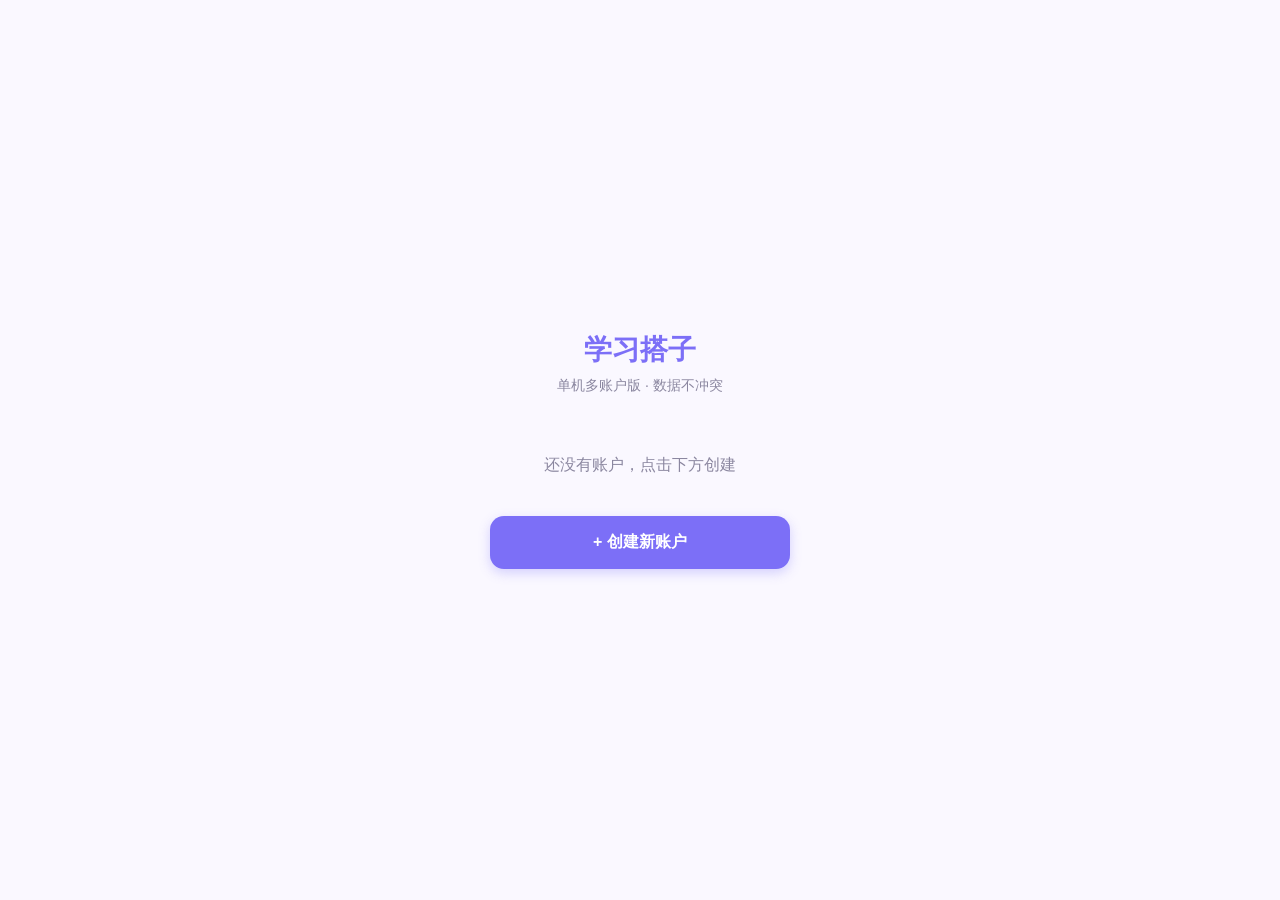
<file: index_multi.html>
<!DOCTYPE html>
<html lang="zh-CN">
<head>
<meta charset="UTF-8">
<meta name="viewport" content="width=device-width,initial-scale=1,maximum-scale=1,user-scalable=no,viewport-fit=cover">
<meta name="apple-mobile-web-app-capable" content="yes">
<meta name="apple-mobile-web-app-status-bar-style" content="black-translucent">
<meta name="apple-mobile-web-app-title" content="学习搭子">
<meta name="theme-color" content="#7c6ff7">
<meta name="mobile-web-app-capable" content="yes">
<meta name="application-name" content="学习搭子">
<link rel="manifest" href="manifest.json">
<link rel="icon" type="image/png" href="icon-192.png">
<link rel="apple-touch-icon" href="icon-192.png">
<title>学习搭子 - 多账户版</title>
<style>
*{margin:0;padding:0;box-sizing:border-box}
:root{--bg:#faf8ff;--card:#fff;--text:#2d2b3a;--sub:#8b87a0;--purple:#7c6ff7;--pink:#f472b6;--mint:#34d399;--amber:#fbbf24;--red:#f87171;--blue:#60a5fa;--shadow:0 1px 3px rgba(0,0,0,.04),0 4px 16px rgba(0,0,0,.06);--radius:20px;--radius-sm:14px}
body{font-family:-apple-system,BlinkMacSystemFont,'Segoe UI','PingFang SC','Microsoft YaHei',sans-serif;background:var(--bg);color:var(--text);min-height:100vh;min-height:100dvh;-webkit-tap-highlight-color:transparent;user-select:none;overflow-x:hidden}
.container{max-width:480px;margin:0 auto;padding:12px 16px}

/* 登录/账户选择界面 */
.login-screen{display:flex;flex-direction:column;align-items:center;justify-content:center;min-height:100vh;padding:20px}
.login-title{font-size:28px;font-weight:800;color:var(--purple);margin-bottom:8px}
.login-sub{font-size:14px;color:var(--sub);margin-bottom:40px;text-align:center}
.user-list{width:100%;max-width:300px;margin-bottom:20px}
.user-item{background:var(--card);border-radius:var(--radius-sm);padding:16px;margin-bottom:12px;display:flex;align-items:center;box-shadow:var(--shadow);cursor:pointer;transition:transform .2s}
.user-item:active{transform:scale(.98)}
.user-avatar{width:48px;height:48px;border-radius:50%;background:linear-gradient(135deg,#e0d9ff,#c4b5fd);display:flex;align-items:center;justify-content:center;font-size:24px;margin-right:16px}
.user-info{flex:1}
.user-name{font-size:16px;font-weight:600}
.user-stats{font-size:12px;color:var(--sub);margin-top:4px}
.btn-login{background:var(--purple);color:white;border:none;border-radius:var(--radius-sm);padding:16px;font-size:16px;font-weight:600;width:100%;max-width:300px;cursor:pointer;box-shadow:0 4px 12px rgba(124,111,247,.3);transition:opacity .2s}
.btn-login:active{opacity:.8}

/* 主应用界面 */
.app-screen{display:none}
.topbar{display:flex;align-items:center;justify-content:space-between;padding:8px 0 12px}
.greeting{font-size:13px;color:var(--sub)}.greeting b{display:block;font-size:20px;color:var(--text);font-weight:700;margin-top:2px}
.mascot-wrap{position:relative}
.mascot{width:48px;height:48px;border-radius:50%;background:linear-gradient(135deg,#e0d9ff,#c4b5fd);display:flex;align-items:center;justify-content:center;font-size:26px;box-shadow:0 4px 16px rgba(124,111,247,.25);cursor:pointer;transition:transform .2s}
.mascot:active{transform:scale(.9)}
.mascot-bubble{position:absolute;top:-42px;right:-20px;background:var(--text);color:#fff;font-size:11px;padding:6px 10px;border-radius:12px 12px 12px 4px;white-space:nowrap;opacity:0;transform:translateY(4px);transition:all .3s;pointer-events:none;max-width:180px;white-space:normal;line-height:1.4}
.mascot-bubble.show{opacity:1;transform:translateY(0)}

.stat-row{display:flex;gap:8px;margin-bottom:10px}
.stat-card{flex:1;background:var(--card);border-radius:var(--radius-sm);padding:12px;box-shadow:var(--shadow);text-align:center}
.stat-num{font-size:24px;font-weight:800;line-height:1}
.stat-num.purple{color:var(--purple)}.stat-num.pink{color:var(--pink)}.stat-num.mint{color:var(--mint)}
.stat-label{font-size:10px;color:var(--sub);margin-top:3px}

.date-strip{display:flex;gap:4px;margin-bottom:16px;overflow-x:auto;padding-bottom:4px}
.date-chip{flex-shrink:0;width:48px;text-align:center;padding:8px 4px;border-radius:var(--radius-sm);background:var(--card);box-shadow:var(--shadow);cursor:pointer;transition:all .2s}
.date-chip.active{background:var(--purple);color:#fff}
.date-chip.today{outline:2px solid var(--purple)}
.dow{font-size:10px;opacity:.7}.dom{font-size:16px;font-weight:700}

.progress-wrap{display:flex;align-items:center;gap:12px;margin-bottom:16px}
.progress-bar{flex:1;height:8px;background:#e5e7eb;border-radius:4px;overflow:hidden}
.progress-fill{height:100%;background:var(--purple);border-radius:4px;transition:width .3s}
.progress-pct{font-size:14px;font-weight:600;color:var(--purple);min-width:40px}

.buddy-msg{background:var(--card);border-radius:var(--radius-sm);padding:12px;box-shadow:var(--shadow);display:flex;gap:12px;margin-bottom:16px;cursor:pointer}
.buddy-avatar{width:40px;height:40px;border-radius:50%;background:linear-gradient(135deg,#e0d9ff,#c4b5fd);display:flex;align-items:center;justify-content:center;font-size:20px}
.buddy-text{flex:1}
.buddy-text .name{font-size:12px;color:var(--sub);margin-bottom:4px}
.buddy-text .msg{font-size:14px;line-height:1.4}

.section-row{display:flex;align-items:center;justify-content:space-between;margin-bottom:8px}
.section-title{font-size:16px;font-weight:600}
.btn-sm{background:var(--purple);color:white;border:none;border-radius:8px;padding:6px 12px;font-size:12px;cursor:pointer}

.task-list{margin-bottom:20px}
.task{background:var(--card);border-radius:var(--radius-sm);padding:12px;margin-bottom:8px;box-shadow:var(--shadow);display:flex;align-items:center;gap:12px;transition:all .2s}
.task.done{opacity:.6}
.task-emoji{font-size:20px}
.task-info{flex:1}
.task-name{font-size:14px;font-weight:500;line-height:1.4}
.task-time{font-size:11px;color:var(--sub);margin-top:4px;display:flex;align-items:center;gap:6px}
.task-tag{font-size:10px;padding:2px 6px;border-radius:10px;background:#e5e7eb}
.task-edit,.task-check{width:32px;height:32px;border-radius:50%;display:flex;align-items:center;justify-content:center;font-size:14px;cursor:pointer;transition:background .2s}
.task-edit{background:#f3f4f6;color:var(--sub)}
.task-check{background:var(--mint);color:#fff}

.reward-grid{display:grid;grid-template-columns:1fr 1fr;gap:8px;margin-bottom:20px}
.reward-btn{background:var(--card);border:1px solid #e5e7eb;border-radius:var(--radius-sm);padding:16px;text-align:center;cursor:pointer;transition:all .2s}
.reward-btn:active{transform:scale(.98);background:#f9fafb}
.reward-btn .icon{font-size:24px;display:block;margin-bottom:8px}
.reward-btn .cost{font-size:11px;color:var(--sub);margin-top:4px}

.bottom-actions{display:flex;gap:8px;margin-bottom:20px}
.btn{flex:1;padding:12px;border-radius:var(--radius-sm);font-size:14px;font-weight:500;cursor:pointer;transition:all .2s}
.btn-outline{background:transparent;border:1px solid #e5e7eb;color:var(--text)}
.btn-solid{background:var(--purple);border:none;color:#fff}

/* 游戏样式 */
.game-grid{display:grid;grid-template-columns:repeat(4,1fr);gap:8px;margin:16px 0}
.game-cell{aspect-ratio:1;background:var(--card);border-radius:var(--radius-sm);display:flex;align-items:center;justify-content:center;font-size:24px;cursor:pointer;box-shadow:var(--shadow);transition:all .3s}
.game-cell.hidden{background:var(--purple);color:transparent}
.game-cell.shown{background:var(--card);color:var(--text)}
.game-cell.matched{background:var(--mint);color:#fff;transform:scale(.95)}

.game-whack{position:relative;height:200px;background:#f3f4f6;border-radius:var(--radius-sm);margin:16px 0;overflow:hidden}
.mole{position:absolute;width:60px;height:60px;background:var(--amber);border-radius:50%;display:flex;align-items:center;justify-content:center;font-size:24px;cursor:pointer;transition:all .1s}
.mole.hit{background:var(--red);transform:scale(1.2)}

.game-quiz{text-align:center;margin:16px 0}
.quiz-question{font-size:32px;font-weight:800;margin:20px 0}
.quiz-options{display:grid;grid-template-columns:1fr 1fr;gap:8px}
.quiz-option{background:var(--card);border:1px solid #e5e7eb;border-radius:var(--radius-sm);padding:16px;font-size:18px;cursor:pointer;transition:all .2s}
.quiz-option.correct{background:var(--mint);color:#fff}
.quiz-option.wrong{background:var(--red);color:#fff}

.game-bubble{position:relative;height:200px;background:#f3f4f6;border-radius:var(--radius-sm);margin:16px 0;overflow:hidden}
.bubble{position:absolute;width:40px;height:40px;background:var(--blue);border-radius:50%;display:flex;align-items:center;justify-content:center;font-size:18px;cursor:pointer;animation:float 3s linear infinite}
@keyframes float{
  0%{transform:translateY(200px) scale(1);opacity:1}
  100%{transform:translateY(-40px) scale(1.2);opacity:0}
}

/* 弹窗 */
.overlay{position:fixed;top:0;left:0;width:100%;height:100%;background:rgba(0,0,0,.5);z-index:1000;display:none;align-items:center;justify-content:center;padding:20px}
.overlay.show{display:flex}
.overlay-content{background:var(--bg);border-radius:var(--radius);padding:20px;max-width:400px;width:100%;max-height:80vh;overflow-y:auto}
.sheet-handle{width:40px;height:4px;background:#d1d5db;border-radius:2px;margin:0 auto 16px}

/* 安装按钮 */
#installBtn{display:none;position:fixed;bottom:80px;right:16px;z-index:1000;background:var(--purple);color:white;border:none;border-radius:50%;width:56px;height:56px;box-shadow:0 4px 12px rgba(124,111,247,.4);font-size:24px;cursor:pointer}
</style>
</head>
<body>
<!-- 登录/账户选择界面 -->
<div id="loginScreen" class="login-screen">
  <div class="login-title">学习搭子</div>
  <div class="login-sub">单机多账户版 · 数据不冲突</div>
  
  <div id="userList" class="user-list">
    <!-- 用户列表会动态生成 -->
  </div>
  
  <button class="btn-login" onclick="createNewUser()">+ 创建新账户</button>
</div>

<!-- 主应用界面 -->
<div id="appScreen" class="app-screen">
  <div class="container">
    <div id="app"></div>
  </div>
</div>

<!-- 游戏弹窗 -->
<div id="ol-reward" class="overlay">
  <div class="overlay-content">
    <div class="sheet-handle"></div>
    <div id="reward-sheet"></div>
  </div>
</div>

<script>
// ======== 多账户数据管理 ========
const STORAGE_KEY = 'yuhan_multi_v1';
let currentUser = null;
let users = {};

function loadUsers() {
  const data = localStorage.getItem(STORAGE_KEY);
  if (data) {
    try {
      users = JSON.parse(data);
    } catch(e) {
      users = {};
    }
  }
}

function saveUsers() {
  localStorage.setItem(STORAGE_KEY, JSON.stringify(users));
}

function createNewUser() {
  const userName = prompt('请输入你的名字（如：李语涵）');
  if (!userName || userName.trim() === '') return;
  
  const userId = 'user_' + Date.now();
  const userEmoji = ['🐱','🐶','🐼','🦊','🐯','🐰','🐻','🐨'][Math.floor(Math.random()*8)];
  
  users[userId] = {
    id: userId,
    name: userName,
    emoji: userEmoji,
    created: new Date().toISOString(),
    data: {
      allTasks: {},
      completed: {},
      coins: 100,
      streak: 0,
      themeColor: '#7c6ff7',
      planTitle: userName + '的学习计划',
      buddyName: '学习搭子',
      mascotEmoji: userEmoji,
      selectedDay: String(new Date().getDay()),
      lastDate: todayKey(),
      unlockedThemes: new Set(['#7c6ff7','#f472b6','#34d399','#fbbf24','#f87171','#60a5fa'])
    }
  };
  
  saveUsers();
  loginUser(userId);
}

function loginUser(userId) {
  currentUser = userId;
  loadUserData();
  document.getElementById('loginScreen').style.display = 'none';
  document.getElementById('appScreen').style.display = 'block';
  render();
}

function logoutUser() {
  currentUser = null;
  document.getElementById('loginScreen').style.display = 'flex';
  document.getElementById('appScreen').style.display = 'none';
  renderUserList();
}

function renderUserList() {
  const userList = document.getElementById('userList');
  const userArray = Object.values(users);
  
  if (userArray.length === 0) {
    userList.innerHTML = '<div style="text-align:center;color:var(--sub);padding:20px">还没有账户，点击下方创建</div>';
    return;
  }
  
  userList.innerHTML = userArray.map(user => `
    <div class="user-item" onclick="loginUser('${user.id}')">
      <div class="user-avatar">${user.emoji}</div>
      <div class="user-info">
        <div class="user-name">${user.name}</div>
        <div class="user-stats">${user.data?.coins || 0}币 · ${user.data?.streak || 0}天连续</div>
      </div>
    </div>
  `).join('');
}

// ======== 用户数据操作 ========
let allTasks, completed, coins, streak, themeColor, planTitle, buddyName, mascotEmoji, selectedDay, unlockedThemes;

function loadUserData() {
  if (!currentUser || !users[currentUser]) return;
  const userData = users[currentUser].data;
  
  allTasks = userData.allTasks || {};
  completed = userData.completed || {};
  coins = userData.coins || 100;
  streak = userData.streak || 0;
  themeColor = userData.themeColor || '#7c6ff7';
  planTitle = userData.planTitle || users[currentUser].name + '的学习计划';
  buddyName = userData.buddyName || '学习搭子';
  mascotEmoji = userData.mascotEmoji || users[currentUser].emoji;
  selectedDay = userData.selectedDay || String(new Date().getDay());
  unlockedThemes = new Set(userData.unlockedThemes || ['#7c6ff7']);
  
  // 检查连续天数
  checkStreak();
}

function saveUserData() {
  if (!currentUser || !users[currentUser]) return;
  
  users[currentUser].data = {
    allTasks,
    completed,
    coins,
    streak,
    themeColor,
    planTitle,
    buddyName,
    mascotEmoji,
    selectedDay,
    lastDate: todayKey(),
    unlockedThemes: Array.from(unlockedThemes)
  };
  
  saveUsers();
}

// ======== 核心功能（与原版相同） ========
function todayKey(){return new Date().toISOString().split('T')[0]}
function dayOfWeek(ds){return new Date(ds+'T00:00:00').getDay()}
function greetText(){
  const h=new Date().getHours();
  if(h<5)return'深夜了，早点休息';
  if(h<12)return'早上好';
  if(h<14)return'中午好';
  if(h<18)return'下午好';
  if(h<22)return'晚上好';
  return'夜深了';
}

function checkStreak(){
  const today=todayKey(),last=users[currentUser]?.data?.lastDate;
  if(last&&isYesterday(last,today))streak++;else if(!last||!isYesterday(last,today))streak=1;
}
function isYesterday(a,b){return Math.round((new Date(b+'T00:00:00')-new Date(a+'T00:00:00'))/86400000)===1}
function getDayTasks(dk){return allTasks[dk]||[]}
function getTodayCompleted(){return new Set(completed[todayKey()]||[])}

function render(){
  if (!currentUser) return;
  
  const app=document.getElementById('app');
  const today=todayKey(),dow=dayOfWeek(today);
  const todayDone=getTodayCompleted();
  const curTasks=getDayTasks(selectedDay);
  const curDone=selectedDay===String(dow)?todayDone:new Set();
  const doneCnt=curTasks.filter(t=>curDone.has(t.id)).length;
  const pct=curTasks.length?Math.round(doneCnt/curTasks.length*100):0;
  
  const names=['日','一','二','三','四','五','六'];
  const td=new Date(today+'T00:00:00'),start=new Date(td);start.setDate(td.getDate()-td.getDay());
  const dates=[];
  for(let i=0;i<7;i++){const d=new Date(start);d.setDate(start.getDate()+i);dates.push({ds:d.toISOString().split('T')[0],dow:i,dom:d.getDate()})}
  
  app.innerHTML=`
<div class="topbar">
  <div class="greeting"><span>${greetText()}</span><b>${planTitle}</b></div>
  <div class="mascot-wrap" onclick="tapMascot()">
    <div class="mascot">${mascotEmoji}</div>
    <div class="mascot-bubble" onclick="event.stopPropagation();logoutUser()">切换账户</div>
  </div>
</div>

<div class="stat-row">
  <div class="stat-card"><div class="stat-num purple">${doneCnt}</div><div class="stat-label">今日完成</div></div>
  <div class="stat-card"><div class="stat-num pink">${streak}</div><div class="stat-label">连续天数</div></div>
  <div class="stat-card"><div class="stat-num mint">${coins}</div><div class="stat-label">学习币</div></div>
</div>

<div class="date-strip">
  ${dates.map(d=>`<div class="date-chip${String(d.dow)===selectedDay?' active':''}${d.ds===today?' today':''}" onclick="selectDay('${d.dow}')"><div class="dow">周${names[d.dow]}</div><div class="dom">${d.dom}</div></div>`).join('')}
</div>

<div class="progress-wrap">
  <div class="progress-bar"><div class="progress-fill" style="width:${pct}%"></div></div>
  <div class="progress-pct">${pct}%</div>
</div>

<div class="buddy-msg" onclick="refreshBuddy()">
  <div class="buddy-avatar">${mascotEmoji}</div>
  <div class="buddy-text"><div class="name">${buddyName}</div><div class="msg">${pickBuddyMsg(doneCnt,curTasks.length)}</div></div>
</div>

<div class="section-row">
  <div class="section-title">📋 ${['周日','周一','周二','周三','周四','周五','周六'][parseInt(selectedDay)]}任务</div>
  <button class="btn-sm" onclick="openTaskForm(null)">+ 添加</button>
</div>
<div class="task-list">
  ${curTasks.map(t=>`<div class="task${curDone.has(t.id)?' done':''}" id="task-${t.id}">
    <div class="task-emoji">${t.emoji||'📝'}</div>
    <div class="task-info"><div class="task-name">${t.name}</div><div class="task-time">🕐 ${t.time||''}<span class="task-tag">${t.tag||'任务'}</span></div></div>
    <div class="task-edit" onclick="event.stopPropagation();openTaskForm('${t.id}')">✏️</div>
    <div class="task-check" onclick="event.stopPropagation();toggleTask('${t.id}')">✓</div>
  </div>`).join('')||'<div style="text-align:center;color:var(--sub);padding:20px;font-size:13px">还没有任务，右上角加一个</div>'}
</div>

<div class="section-title" style="margin-bottom:6px">🎁 兑换奖励</div>
<div class="reward-grid">
  <button class="reward-btn" onclick="openGua()"><span class="icon">🍉</span>吃瓜时间<span class="cost">5币</span></button>
  <button class="reward-btn" onclick="openGames()"><span class="icon">🎮</span>解压游戏<span class="cost">10币</span></button>
  <button class="reward-btn" onclick="openReward('theme')"><span class="icon">🎨</span>解锁新主题<span class="cost">30币</span></button>
  <button class="reward-btn" onclick="openReward('care')"><span class="icon">🫂</span>搭子抱抱<span class="cost">0币</span></button>
</div>

<div class="bottom-actions">
  <button class="btn btn-outline" onclick="openSettings()">⚙️ 设置</button>
  <button class="btn btn-solid" onclick="resetToday()">🔄 重置今天</button>
</div>
<button id="installBtn" style="display:none;position:fixed;bottom:80px;right:16px;z-index:1000;background:var(--purple);color:white;border:none;border-radius:50%;width:56px;height:56px;box-shadow:0 4px 12px rgba(124,111,247,.4);font-size:24px;cursor:pointer">📱</button>`;
}

// ======== 游戏功能（完整实现） ========
function openGames(){
  const ol=document.getElementById('ol-reward'),rs=document.getElementById('reward-sheet');
  rs.innerHTML=`<div class="sheet-handle"></div><h3>🎮 选一个游戏</h3>
    <div class="game-select">
      <div class="game-opt" onclick="startMemoryGame()"><div class="go-icon">🃏</div><div class="go-name">记忆翻牌</div><div class="go-desc">找出相同配对的卡片</div></div>
      <div class="game-opt" onclick="startWhackGame()"><div class="go-icon">🔨</div><div class="go-name">打地鼠</div><div class="go-desc">打中冒出来的地鼠</div></div>
      <div class="game-opt" onclick="startQuizGame()"><div class="go-icon">🧮</div><div class="go-name">速算挑战</div><div class="go-desc">限时心算答题</div></div>
      <div class="game-opt" onclick="startBubbleGame()"><div class="go-icon">🫧</div><div class="go-name">戳泡泡</div><div class="go-desc">疯狂戳破泡泡</div></div></div>
    <button class="btn btn-outline" style="width:100%;margin-top:10px" onclick="closeOverlay('ol-reward')">不玩了</button>`;
  ol.classList.add('show');
}

// 记忆翻牌游戏
let memoryCards = [], memoryFlipped = [], memoryMatched = 0;
function startMemoryGame() {
  if (coins < 10) { toast('需要10币，当前:'+coins+'币'); return; }
  coins -= 10; saveUserData(); render();
  
  // 创建卡片对
  const symbols = ['🌟','💎','🔥','🎯','💖','✨','⭐','💫'];
  memoryCards = [...symbols, ...symbols];
  memoryFlipped = [];
  memoryMatched = 0;
  
  // 洗牌
  for (let i = memoryCards.length - 1; i > 0; i--) {
    const j = Math.floor(Math.random() * (i + 1));
    [memoryCards[i], memoryCards[j]] = [memoryCards[j], memoryCards[i]];
  }
  
  const rs = document.getElementById('reward-sheet');
  rs.innerHTML = `<div class="sheet-handle"></div><h3>🃏 记忆翻牌</h3>
    <p style="text-align:center;color:var(--sub);margin-bottom:8px">点击卡片翻开，找出相同配对</p>
    <div class="game-grid" id="memory-grid"></div>
    <div style="text-align:center;margin:12px 0;font-size:14px">已配对: <span id="memory-matched">0</span>/8</div>
    <button class="btn btn-solid" style="width:100%;margin-top:10px" onclick="endMemoryGame()">结束游戏</button>`;
  
  const grid = document.getElementById('memory-grid');
  grid.innerHTML = memoryCards.map((symbol, index) => 
    `<div class="game-cell hidden" onclick="flipMemoryCard(${index})">?</div>`
  ).join('');
}

function flipMemoryCard(index) {
  const cell = document.getElementById('memory-grid').children[index];
  if (cell.classList.contains('matched') || cell.classList.contains('shown') || memoryFlipped.length >= 2) return;
  
  cell.classList.remove('hidden');
  cell.classList.add('shown');
  cell.textContent = memoryCards[index];
  memoryFlipped.push({index, symbol: memoryCards[index]});
  
  if (memoryFlipped.length === 2) {
    const [card1, card2] = memoryFlipped;
    if (card1.symbol === card2.symbol) {
      // 匹配成功
      setTimeout(() => {
        document.getElementById('memory-grid').children[card1.index].classList.add('matched');
        document.getElementById('memory-grid').children[card2.index].classList.add('matched');
        memoryMatched++;
        document.getElementById('memory-matched').textContent = memoryMatched;
        memoryFlipped = [];
        
        if (memoryMatched === 8) {
          coins += 20; // 完成奖励
          saveUserData();
          toast('🎉 游戏完成！奖励20币');
        }
      }, 500);
    } else {
      // 不匹配，翻回去
      setTimeout(() => {
        document.getElementById('memory-grid').children[card1.index].classList.remove('shown');
        document.getElementById('memory-grid').children[card1.index].classList.add('hidden');
        document.getElementById('memory-grid').children[card2.index].classList.remove('shown');
        document.getElementById('memory-grid').children[card2.index].classList.add('hidden');
        memoryFlipped = [];
      }, 1000);
    }
  }
}

function endMemoryGame() {
  closeOverlay('ol-reward');
}

// 打地鼠游戏
let whackScore = 0, whackTimer = null;
function startWhackGame() {
  if (coins < 10) { toast('需要10币，当前:'+coins+'币'); return; }
  coins -= 10; saveUserData(); render();
  
  whackScore = 0;
  const rs = document.getElementById('reward-sheet');
  rs.innerHTML = `<div class="sheet-handle"></div><h3>🔨 打地鼠</h3>
    <p style="text-align:center;color:var(--sub);margin-bottom:8px">点击冒出来的地鼠，30秒内尽可能多打</p>
    <div class="game-whack" id="whack-area"></div>
    <div style="text-align:center;margin:12px 0;font-size:16px">得分: <span id="whack-score">0</span></div>
    <button class="btn btn-solid" style="width:100%;margin-top:10px" onclick="endWhackGame()">结束游戏</button>`;
  
  startWhackRound();
  whackTimer = setTimeout(endWhackGame, 30000);
}

function startWhackRound() {
  const area = document.getElementById('whack-area');
  if (!area) return;
  
  area.innerHTML = '';
  const moleCount = 3 + Math.floor(Math.random() * 3);
  
  for (let i = 0; i < moleCount; i++) {
    const mole = document.createElement('div');
    mole.className = 'mole';
    mole.textContent = '🐹';
    mole.style.left = Math.random() * 80 + '%';
    mole.style.top = Math.random() * 70 + '%';
    
    mole.onclick = function() {
      whackScore++;
      document.getElementById('whack-score').textContent = whackScore;
      this.classList.add('hit');
      setTimeout(() => this.remove(), 200);
    };
    
    area.appendChild(mole);
    setTimeout(() => mole.remove(), 1500);
  }
  
  setTimeout(startWhackRound, 800 + Math.random() * 800);
}

function endWhackGame() {
  if (whackTimer) clearTimeout(whackTimer);
  const reward = Math.min(20, Math.floor(whackScore / 2));
  coins += reward;
  saveUserData();
  toast(`游戏结束！得分:${whackScore} 奖励:${reward}币`);
  closeOverlay('ol-reward');
}

// 速算挑战游戏
let quizScore = 0, quizTime = 30, quizTimer = null;
function startQuizGame() {
  if (coins < 10) { toast('需要10币，当前:'+coins+'币'); return; }
  coins -= 10; saveUserData(); render();
  
  quizScore = 0;
  quizTime = 30;
  const rs = document.getElementById('reward-sheet');
  rs.innerHTML = `<div class="sheet-handle"></div><h3>🧮 速算挑战</h3>
    <p style="text-align:center;color:var(--sub);margin-bottom:8px">30秒内尽可能多答对</p>
    <div style="text-align:center;margin:12px 0;font-size:14px">时间: <span id="quiz-time">30</span>秒 | 得分: <span id="quiz-score">0</span></div>
    <div id="quiz-area"></div>
    <button class="btn btn-solid" style="width:100%;margin-top:10px" onclick="endQuizGame()">结束游戏</button>`;
  
  startQuizQuestion();
  quizTimer = setInterval(() => {
    quizTime--;
    const timeEl = document.getElementById('quiz-time');
    if (timeEl) timeEl.textContent = quizTime;
    if (quizTime <= 0) endQuizGame();
  }, 1000);
}

function startQuizQuestion() {
  const area = document.getElementById('quiz-area');
  if (!area || quizTime <= 0) return;
  
  const a = Math.floor(Math.random() * 20) + 1;
  const b = Math.floor(Math.random() * 20) + 1;
  const ops = ['+','-','×','÷'];
  const op = ops[Math.floor(Math.random() * 4)];
  let correct, options = [];
  
  if (op === '+') correct = a + b;
  else if (op === '-') correct = a - b;
  else if (op === '×') correct = a * b;
  else { // ÷
    const product = a * b;
    correct = a;
    options = [correct, Math.floor(Math.random() * 20) + 1, Math.floor(Math.random() * 20) + 1, Math.floor(Math.random() * 20) + 1];
  }
  
  if (op !== '÷') {
    options = [correct];
    while (options.length < 4) {
      const wrong = correct + (Math.random() > 0.5 ? 1 : -1) * (Math.floor(Math.random() * 5) + 1);
      if (!options.includes(wrong) && wrong > 0) options.push(wrong);
    }
  }
  
  // 洗牌选项
  for (let i = options.length - 1; i > 0; i--) {
    const j = Math.floor(Math.random() * (i + 1));
    [options[i], options[j]] = [options[j], options[i]];
  }
  
  area.innerHTML = `
    <div class="quiz-question">${a} ${op} ${b} = ?</div>
    <div class="quiz-options">
      ${options.map((opt, idx) => 
        `<div class="quiz-option" onclick="checkQuizAnswer(${opt}, ${correct}, ${idx})">${opt}</div>`
      ).join('')}
    </div>`;
}

function checkQuizAnswer(selected, correct, idx) {
  const options = document.querySelectorAll('.quiz-option');
  options[idx].classList.add(selected === correct ? 'correct' : 'wrong');
  
  if (selected === correct) {
    quizScore += 5;
    document.getElementById('quiz-score').textContent = quizScore;
  }
  
  setTimeout(startQuizQuestion, 1000);
}

function endQuizGame() {
  if (quizTimer) clearInterval(quizTimer);
  const reward = Math.min(30, Math.floor(quizScore / 2));
  coins += reward;
  saveUserData();
  toast(`游戏结束！得分:${quizScore} 奖励:${reward}币`);
  closeOverlay('ol-reward');
}

// 戳泡泡游戏
let bubbleScore = 0, bubbleTimer = null;
function startBubbleGame() {
  if (coins < 10) { toast('需要10币，当前:'+coins+'币'); return; }
  coins -= 10; saveUserData(); render();
  
  bubbleScore = 0;
  const rs = document.getElementById('reward-sheet');
  rs.innerHTML = `<div class="sheet-handle"></div><h3>🫧 戳泡泡</h3>
    <p style="text-align:center;color:var(--sub);margin-bottom:8px">30秒内戳破尽可能多的泡泡</p>
    <div class="game-bubble" id="bubble-area"></div>
    <div style="text-align:center;margin:12px 0;font-size:16px">戳破: <span id="bubble-score">0</span>个</div>
    <button class="btn btn-solid" style="width:100%;margin-top:10px" onclick="endBubbleGame()">结束游戏</button>`;
  
  startBubbleSpawn();
  bubbleTimer = setTimeout(endBubbleGame, 30000);
}

function startBubbleSpawn() {
  const area = document.getElementById('bubble-area');
  if (!area) return;
  
  const bubble = document.createElement('div');
  bubble.className = 'bubble';
  bubble.textContent = ['🫧','💧','⚪','🔵','🟣'][Math.floor(Math.random()*5)];
  bubble.style.left = Math.random() * 90 + '%';
  bubble.style.animationDuration = (1 + Math.random() * 2) + 's';
  
  bubble.onclick = function() {
    bubbleScore++;
    document.getElementById('bubble-score').textContent = bubbleScore;
    this.remove();
  };
  
  area.appendChild(bubble);
  setTimeout(() => bubble.remove(), 3000);
  setTimeout(startBubbleSpawn, 300 + Math.random() * 500);
}

function endBubbleGame() {
  if (bubbleTimer) clearTimeout(bubbleTimer);
  const reward = Math.min(25, Math.floor(bubbleScore / 3));
  coins += reward;
  saveUserData();
  toast(`游戏结束！戳破:${bubbleScore}个 奖励:${reward}币`);
  closeOverlay('ol-reward');
}

// ======== 其他功能（简化版） ========
function openGua(){
  if(coins<5){toast('需要5币，当前:'+coins+'币');return}
  coins-=5;saveUserData();render();
  const ol=document.getElementById('ol-reward'),rs=document.getElementById('reward-sheet');
  const types=[{k:'joke',l:'校园笑话'},{k:'meme',l:'今日瓜田'},{k:'fact',l:'冷知识'},{k:'moti',l:'毒鸡汤'}];
  const type=types[Math.floor(Math.random()*types.length)];
  const contents={
    joke:['谁懂啊！中午食堂阿姨多给了一勺肉，感觉今天就是天选之子！','笑死了今天，同桌上课睡着了说梦话叫了声"妈"，全班笑到下课。'],
    meme:['每天放学走在路上都在想：我今天为什么不能像小红书上的学霸一样优秀。回家后：算了先刷会手机。','"写作业吗""写""写了吗""没有"——这就是当代中学生的执行力闭环。'],
    fact:['你知道吗？考拉一天睡20个小时，它们才是真正的躺平之王。羡慕但不建议学。','你眨一次眼大概是0.1秒，一天眨眼约2万次——你的眼皮做了很多有氧运动。'],
    moti:['你今天写作业不是为了考清华，是为了以后能理直气壮地说：我已经尽力了。','别卷了……还是卷吧。因为躺平的时候发现旁边的人都在偷偷看书。']
  };
  const content=contents[type.k][Math.floor(Math.random()*2)];
  rs.innerHTML=`<div class="reward-pop"><div class="big-emoji">🍉</div><div class="rtitle">${type.l}</div><div class="gua-card"><div class="gua-content">${content}</div></div><button class="btn btn-solid" style="width:100%" onclick="closeOverlay('ol-reward')">哈哈哈够了</button></div>`;
  ol.classList.add('show');
}

function openReward(type){
  const ol=document.getElementById('ol-reward'),rs=document.getElementById('reward-sheet');
  if(type==='theme'){
    if(coins<30){toast('需要30币，当前:'+coins+'币');return}
    coins-=30;
    const colors=['#7c6ff7','#f472b6','#34d399','#fbbf24','#f87171','#60a5fa'];
    const unlocked=Array.from(unlockedThemes);
    const available=colors.filter(c=>!unlocked.includes(c));
    if(available.length===0){toast('所有主题都已解锁！');return}
    const pick=available[Math.floor(Math.random()*available.length)];
    unlockedThemes.add(pick);themeColor=pick;saveUserData();render();
    rs.innerHTML=`<div class="reward-pop"><div class="big-emoji">🎨</div><div class="rtitle">新主题解锁！</div><div class="rdesc">已自动应用新颜色~</div><button class="btn btn-solid" style="width:100%" onclick="closeOverlay('ol-reward')">好看！</button></div>`;
    ol.classList.add('show');return;
  }
  if(type==='care'){
    const msgs=['今天辛苦了，给你一个虚拟抱抱！','别太拼，累了就休息会儿，我在这儿陪着你。','你已经很棒了，真的！','加油，但也要记得照顾好自己哦～'];
    const msg=msgs[Math.floor(Math.random()*msgs.length)];
    rs.innerHTML=`<div class="reward-pop"><div class="big-emoji">🫂</div><div class="rtitle">搭子有话说</div><div class="rdesc"><p style="font-size:15px;line-height:1.8">${msg}</p></div><button class="btn btn-solid" style="width:100%" onclick="closeOverlay('ol-reward')">收到！</button></div>`;
    ol.classList.add('show');return;
  }
}

// ======== 工具函数 ========
function toast(msg){const t=document.createElement('div');t.textContent=msg;t.style.cssText='position:fixed;bottom:100px;left:50%;transform:translateX(-50%);background:var(--text);color:#fff;padding:10px 16px;border-radius:8px;font-size:13px;z-index:2000;white-space:nowrap';document.body.appendChild(t);setTimeout(()=>t.remove(),2000)}
function closeOverlay(id){document.getElementById(id).classList.remove('show')}
function selectDay(dk){selectedDay=dk;render();saveUserData()}
function toggleTask(tid){
  const today=todayKey(),dow=dayOfWeek(today);
  if(selectedDay!==String(dow)){toast('只能操作今天的任务哦');return}
  let doneArr=completed[today]||[];
  const idx=doneArr.indexOf(tid);
  if(idx>=0){doneArr.splice(idx,1);coins=Math.max(0,coins-8);toast('取消完成 -8币')}
  else{doneArr.push(tid);coins+=8;toast('+8币！')}
  completed[today]=doneArr;
  render();saveUserData();
}
function openTaskForm(tid){
  // 简化版任务表单
  const name=prompt('任务名称:',tid?'编辑':'新任务');
  if(!name)return;
  const tasks=getDayTasks(selectedDay);
  if(tid){const idx=tasks.findIndex(t=>t.id===tid);if(idx>=0)tasks[idx].name=name}
  else{tasks.push({id:'c'+Date.now(),name,time:'',tag:'任务'})}
  allTasks[selectedDay]=tasks;render();saveUserData();toast(tid?'任务已更新':'任务已添加');
}
function pickBuddyMsg(done,total){
  const msgs={
    0:['在吗？看看今天的任务~','摸鱼被我抓到了 👀','今天进度还是0，开始第一个？'],
    progress:['不错不错，过半了！','你今天状态可以啊','稳！继续保持'],
    almost:['就差最后一点了！','马上收工，再坚持一下','胜利在望！冲刺！'],
    done:['🎉 今日任务全部完成！','太强了！今天可以休息了','任务完成，奖励自己一下吧～']
  };
  if(done===0)return msgs[0][Math.floor(Math.random()*msgs[0].length)];
  if(done===total)return msgs.done[Math.floor(Math.random()*msgs.done.length)];
  if(done/total>=0.8)return msgs.almost[Math.floor(Math.random()*msgs.almost.length)];
  return msgs.progress[Math.floor(Math.random()*msgs.progress.length)];
}
function refreshBuddy(){render()}
function tapMascot(){toast('戳我干嘛～快去完成任务！')}
function openSettings(){alert('设置功能（简化版）\n\n1. 点击右上角猫头可切换账户\n2. 数据完全本地存储\n3. 每个账户独立不冲突')}
function resetToday(){
  if(!confirm('重置今天会清空所有已完成任务，确定吗？'))return;
  completed[todayKey()]=[];
  render();saveUserData();toast('今天已重置');
}

// ======== PWA安装 ========
let deferredPrompt;
const installBtn = document.getElementById('installBtn');
window.addEventListener('beforeinstallprompt', (e) => {
  e.preventDefault();
  deferredPrompt = e;
  if (installBtn) {
    installBtn.style.display = 'block';
    installBtn.addEventListener('click', () => {
      deferredPrompt.prompt();
      deferredPrompt.userChoice.then((choiceResult) => {
        if (choiceResult.outcome === 'accepted') console.log('用户同意安装');
        deferredPrompt = null;
        installBtn.style.display = 'none';
      });
    });
  }
});
window.addEventListener('appinstalled', () => {
  console.log('PWA 已安装到桌面');
  if (installBtn) installBtn.style.display = 'none';
});

// ======== 初始化 ========
function init(){
  loadUsers();
  renderUserList();
  
  // 自动登录上次用户（简化版）
  const lastUser = localStorage.getItem('yuhan_last_user');
  if (lastUser && users[lastUser]) {
    loginUser(lastUser);
  }
  
  // 保存最后登录用户
  if (currentUser) {
    localStorage.setItem('yuhan_last_user', currentUser);
  }
}

init();
</script>
</body>
</html>
</file>
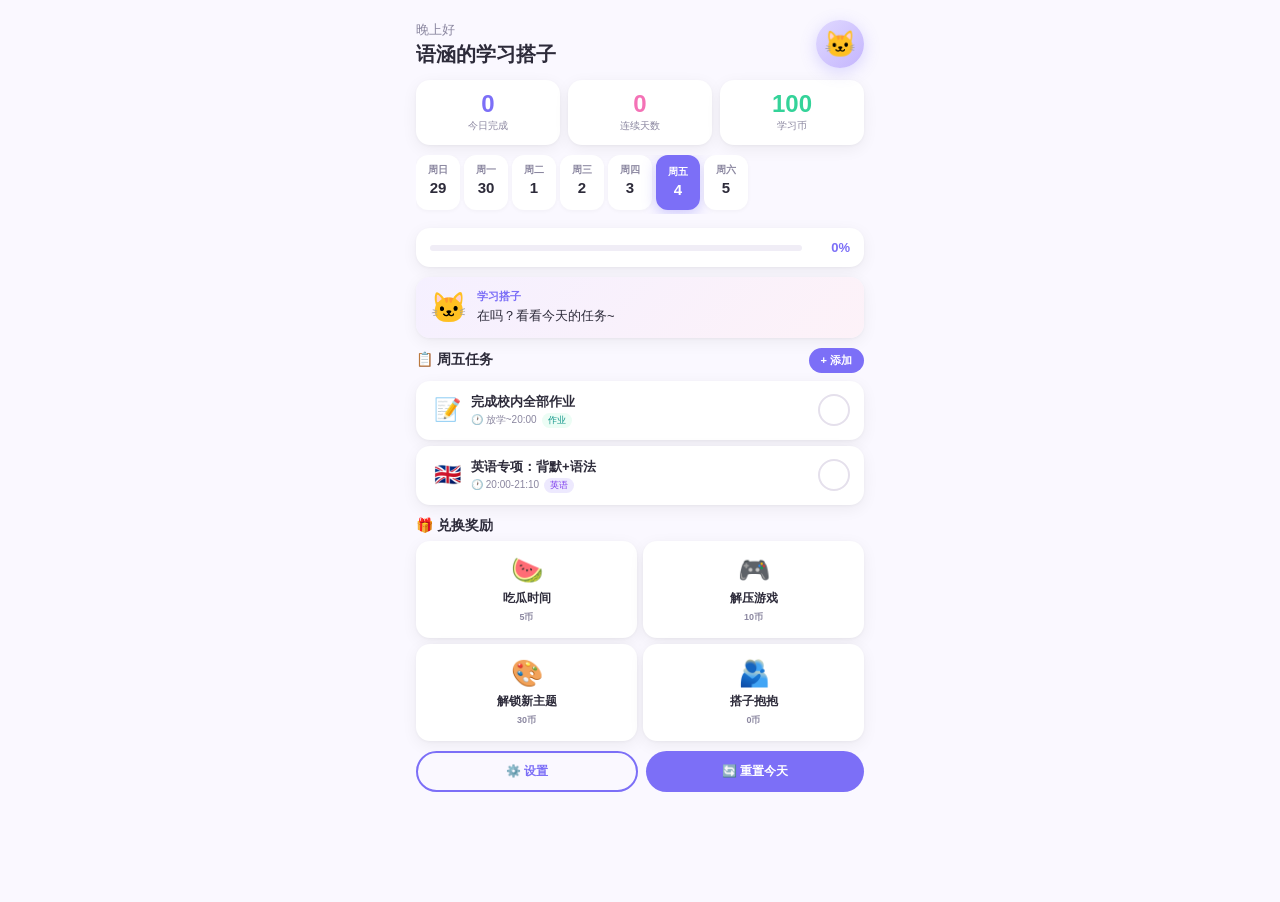
<file: index_simple.html>
<!DOCTYPE html>
<html lang="zh-CN">
<head>
<meta charset="UTF-8">
<meta name="viewport" content="width=device-width,initial-scale=1,maximum-scale=1,user-scalable=no,viewport-fit=cover">
<meta name="apple-mobile-web-app-capable" content="yes">
<meta name="apple-mobile-web-app-status-bar-style" content="black-translucent">
<meta name="apple-mobile-web-app-title" content="学习搭子">
<meta name="theme-color" content="#7c6ff7">
<link rel="manifest" href="manifest.json">
<title>语涵的学习搭子</title>
<style>
*{margin:0;padding:0;box-sizing:border-box}
:root{--bg:#faf8ff;--card:#fff;--text:#2d2b3a;--sub:#8b87a0;--purple:#7c6ff7;--pink:#f472b6;--mint:#34d399;--amber:#fbbf24;--red:#f87171;--blue:#60a5fa;--shadow:0 1px 3px rgba(0,0,0,.04),0 4px 16px rgba(0,0,0,.06);--radius:20px;--radius-sm:14px}
body{font-family:-apple-system,BlinkMacSystemFont,'Segoe UI','PingFang SC','Microsoft YaHei',sans-serif;background:var(--bg);color:var(--text);min-height:100vh;min-height:100dvh;-webkit-tap-highlight-color:transparent;user-select:none;overflow-x:hidden}
.container{max-width:480px;margin:0 auto;padding:12px 16px 110px}

.topbar{display:flex;align-items:center;justify-content:space-between;padding:8px 0 12px}
.greeting{font-size:13px;color:var(--sub)}.greeting b{display:block;font-size:20px;color:var(--text);font-weight:700;margin-top:2px}
.mascot-wrap{position:relative}
.mascot{width:48px;height:48px;border-radius:50%;background:linear-gradient(135deg,#e0d9ff,#c4b5fd);display:flex;align-items:center;justify-content:center;font-size:26px;box-shadow:0 4px 16px rgba(124,111,247,.25);cursor:pointer;transition:transform .2s}
.mascot:active{transform:scale(.9)}
.mascot-bubble{position:absolute;top:-42px;right:-20px;background:var(--text);color:#fff;font-size:11px;padding:6px 10px;border-radius:12px 12px 12px 4px;white-space:nowrap;opacity:0;transform:translateY(4px);transition:all .3s;pointer-events:none;max-width:180px;white-space:normal;line-height:1.4}
.mascot-bubble.show{opacity:1;transform:translateY(0)}

.stat-row{display:flex;gap:8px;margin-bottom:10px}
.stat-card{flex:1;background:var(--card);border-radius:var(--radius-sm);padding:12px;box-shadow:var(--shadow);text-align:center}
.stat-num{font-size:24px;font-weight:800;line-height:1}
.stat-num.purple{color:var(--purple)}.stat-num.pink{color:var(--pink)}.stat-num.mint{color:var(--mint)}
.stat-label{font-size:10px;color:var(--sub);margin-top:3px}

.date-strip{display:flex;gap:4px;margin-bottom:14px;overflow-x:auto;padding-bottom:4px;-webkit-overflow-scrolling:touch}
.date-strip::-webkit-scrollbar{display:none}
.date-chip{flex-shrink:0;min-width:44px;padding:8px 4px;border-radius:12px;text-align:center;cursor:pointer;transition:all .2s;background:var(--card);box-shadow:0 1px 4px rgba(0,0,0,.04);font-size:11px;line-height:1.4}
.date-chip .dow{font-weight:600;color:var(--sub);font-size:10px}
.date-chip .dom{font-weight:700;font-size:15px;color:var(--text)}
.date-chip.active{background:var(--purple);box-shadow:0 4px 14px rgba(124,111,247,.35)}
.date-chip.active .dow,.date-chip.active .dom{color:#fff}
.date-chip.today{border:2px solid var(--purple)}

.progress-wrap{background:var(--card);border-radius:var(--radius-sm);padding:12px 14px;box-shadow:var(--shadow);margin-bottom:10px;display:flex;align-items:center;gap:12px}
.progress-bar{flex:1;height:6px;background:#f0edf6;border-radius:10px;overflow:hidden}
.progress-fill{height:100%;background:linear-gradient(90deg,var(--purple),var(--pink));border-radius:10px;transition:width .5s}
.progress-pct{font-size:13px;font-weight:700;color:var(--purple);min-width:36px;text-align:right}

.buddy-msg{background:linear-gradient(135deg,#f5f0ff,#fdf2f8);border-radius:var(--radius-sm);padding:12px 14px;margin-bottom:10px;display:flex;align-items:center;gap:10px;box-shadow:var(--shadow);cursor:pointer;transition:all .2s}
.buddy-msg:active{transform:scale(.98)}
.buddy-avatar{font-size:30px;flex-shrink:0}
.buddy-text .name{font-size:11px;color:var(--purple);font-weight:600}
.buddy-text .msg{font-size:13px;color:var(--text);margin-top:2px;line-height:1.5}

.section-row{display:flex;align-items:center;justify-content:space-between;margin-bottom:8px}
.section-title{font-size:14px;font-weight:700;display:flex;align-items:center;gap:6px}
.btn-sm{font-size:11px;padding:5px 12px;border-radius:14px;border:none;cursor:pointer;font-weight:600;font-family:inherit;transition:all .2s;background:var(--purple);color:#fff}
.btn-sm:active{opacity:.8}

.task-list{display:flex;flex-direction:column;gap:6px;margin-bottom:12px}
.task{background:var(--card);border-radius:var(--radius-sm);padding:12px 14px;box-shadow:var(--shadow);display:flex;align-items:center;gap:10px;transition:all .25s;cursor:pointer;border-left:4px solid transparent;position:relative}
.task.done{border-left-color:var(--mint);background:#f8fdf9}
.task.done .task-name{text-decoration:line-through;color:#b0b0b0}
.task-emoji{font-size:22px;flex-shrink:0}
.task-info{flex:1;min-width:0}
.task-name{font-size:13px;font-weight:600}
.task-time{font-size:10px;color:var(--sub);margin-top:2px}
.task-tag{display:inline-block;font-size:9px;padding:1px 6px;border-radius:8px;font-weight:500;margin-left:5px}
.tag-en{background:#ede9fe;color:#7c3aed}.tag-cn{background:#fef3c7;color:#d97706}
.tag-ma{background:#fce7f3;color:#db2777}.tag-ph{background:#d1fae5;color:#059669}
.tag-ch{background:#f3e8ff;color:#9333ea}.tag-fr{background:#e0e7ff;color:#4f46e5}
.tag-ot{background:#ecfdf5;color:#0d9488}
.task-check{width:32px;height:32px;border-radius:50%;border:2.5px solid #e5e0ec;flex-shrink:0;display:flex;align-items:center;justify-content:center;transition:all .25s;font-size:14px;color:transparent}
.task.done .task-check{background:var(--mint);border-color:var(--mint);color:#fff}
.task-edit{position:absolute;right:50px;top:50%;transform:translateY(-50%);font-size:12px;color:var(--sub);opacity:0;transition:opacity .2s}
.task:active .task-edit{opacity:1}

.reward-grid{display:grid;grid-template-columns:1fr 1fr;gap:6px;margin-bottom:10px}
.reward-btn{background:var(--card);border-radius:var(--radius-sm);padding:14px 10px;box-shadow:var(--shadow);text-align:center;cursor:pointer;transition:all .2s;border:none;font-family:inherit;font-size:12px;font-weight:600;color:var(--text);display:flex;flex-direction:column;align-items:center;gap:4px}
.reward-btn:active{transform:scale(.95)}.reward-btn .icon{font-size:26px}
.reward-btn .cost{font-size:9px;color:var(--sub)}

.bottom-actions{display:flex;gap:8px}
.btn{flex:1;padding:10px;border-radius:22px;font-size:12px;font-weight:600;cursor:pointer;transition:all .2s;border:none;font-family:inherit;display:flex;align-items:center;justify-content:center;gap:4px}
.btn-outline{background:transparent;border:2px solid var(--purple);color:var(--purple)}
.btn-outline:active{background:var(--purple);color:#fff}
.btn-solid{background:var(--purple);color:#fff}

.overlay{position:fixed;inset:0;background:rgba(0,0,0,.4);z-index:100;display:flex;align-items:flex-end;justify-content:center;opacity:0;pointer-events:none;transition:opacity .3s}
.overlay.show{opacity:1;pointer-events:auto}
.sheet{background:var(--card);width:100%;max-width:480px;max-height:85vh;border-radius:24px 24px 0 0;padding:20px 20px 32px;overflow-y:auto;transform:translateY(100%);transition:transform .35s cubic-bezier(.4,0,.2,1)}
.overlay.show .sheet{transform:translateY(0)}
.sheet-handle{width:36px;height:4px;background:#e0dce8;border-radius:4px;margin:0 auto 14px}
.sheet h3{font-size:16px;font-weight:700;margin-bottom:12px;text-align:center}

.f-row{margin-bottom:10px}
.f-row label{display:block;font-size:11px;font-weight:600;color:var(--sub);margin-bottom:4px}
.f-row input,.f-row select,.f-row textarea{width:100%;padding:8px 12px;border:2px solid #eee;border-radius:10px;font-size:13px;font-family:inherit;background:#fafafa;transition:border .2s}
.f-row input:focus,.f-row select:focus,.f-row textarea:focus{outline:none;border-color:var(--purple);background:#fff}
.f-row textarea{resize:vertical;min-height:50px}
.f-row-inline{display:flex;gap:8px}.f-row-inline>*{flex:1}
.color-pick{display:flex;gap:6px}
.color-dot{width:28px;height:28px;border-radius:50%;cursor:pointer;border:3px solid transparent;transition:all .2s}
.color-dot.active{border-color:var(--text);transform:scale(1.15)}

.reward-pop{text-align:center;padding:8px 0}
.reward-pop .big-emoji{font-size:56px;margin-bottom:10px;animation:bounce .6s}
@keyframes bounce{0%,100%{transform:translateY(0)}50%{transform:translateY(-14px)}}
.reward-pop .rtitle{font-size:17px;font-weight:700;margin-bottom:6px}
.reward-pop .rdesc{font-size:12px;color:var(--sub);margin-bottom:14px;line-height:1.6}

/* 游戏区 */
.game-area{position:relative;width:100%;min-height:240px;display:flex;flex-direction:column;align-items:center;justify-content:center;margin:8px 0}
.game-grid{display:grid;grid-template-columns:repeat(4,1fr);gap:5px;max-width:280px;margin:0 auto}
.game-cell{aspect-ratio:1;border-radius:10px;display:flex;align-items:center;justify-content:center;font-size:26px;cursor:pointer;transition:all .15s}
.game-cell.hidden{background:linear-gradient(135deg,var(--purple),#a78bfa);color:transparent}
.game-cell.shown{background:#e8e4f8}
.whack-grid{display:grid;grid-template-columns:repeat(3,1fr);gap:6px;max-width:240px;margin:0 auto}
.whack-cell{aspect-ratio:1;background:#f0edf6;border-radius:14px;display:flex;align-items:center;justify-content:center;font-size:40px;cursor:pointer;transition:all .1s}
.whack-cell.active{background:#ffe0e6;transform:scale(1.05)}
.whack-cell.bomb{background:#ffcccc}
.quiz-area{text-align:center}.quiz-q{font-size:28px;font-weight:700;margin:8px 0}.quiz-input{font-size:24px;width:120px;padding:8px;text-align:center;border:2px solid #ddd;border-radius:12px;margin:8px 0}.quiz-input:focus{outline:none;border-color:var(--purple)}
.bubble-area{position:relative;width:260px;height:200px;overflow:hidden;background:#f8f9ff;border-radius:16px;margin:0 auto}
.bubble{position:absolute;width:44px;height:44px;border-radius:50%;display:flex;align-items:center;justify-content:center;font-size:22px;cursor:pointer;animation:bubbleUp 2.5s linear forwards}
@keyframes bubbleUp{0%{transform:translateY(0) scale(0);opacity:0}10%{transform:translateY(0) scale(1);opacity:1}90%{opacity:1}100%{transform:translateY(-200px) scale(.5);opacity:0}}

/* 游戏选择 */
.game-select{display:grid;grid-template-columns:1fr 1fr;gap:6px;margin:8px 0}
.game-opt{background:#f8f6ff;border-radius:var(--radius-sm);padding:14px;text-align:center;cursor:pointer;border:2px solid transparent;transition:all .2s}
.game-opt:active{border-color:var(--purple);background:#ede9fe}
.game-opt .go-icon{font-size:32px}.game-opt .go-name{font-size:12px;font-weight:600;margin-top:4px}.game-opt .go-desc{font-size:10px;color:var(--sub);margin-top:2px}

/* 瓜 */
.gua-card{background:linear-gradient(135deg,#fff5f7,#fef9e7);border-radius:var(--radius-sm);padding:18px;text-align:center;margin:8px 0}
.gua-card .gua-type{display:inline-block;font-size:10px;font-weight:700;padding:2px 8px;border-radius:10px;margin-bottom:8px}
.gua-card .gua-content{font-size:14px;line-height:1.7;color:var(--text)}
.gua-type.joke{background:#fce7f3;color:#db2777}
.gua-type.meme{background:#fef3c7;color:#d97706}
.gua-type.fact{background:#d1fae5;color:#059669}
.gua-type.moti{background:#ede9fe;color:#7c3aed}

/* 健康提醒条 */
.health-nudge{background:linear-gradient(135deg,#e8faf0,#f0e6ff);border-radius:var(--radius-sm);padding:10px 14px;margin-bottom:10px;display:flex;align-items:center;gap:10px;box-shadow:var(--shadow);cursor:pointer;animation:slideDown .4s}
.health-nudge:active{transform:scale(.98)}
@keyframes slideDown{from{opacity:0;transform:translateY(-10px)}to{opacity:1;transform:translateY(0)}}
.hn-emoji{font-size:28px;flex-shrink:0}
.hn-text{font-size:12px;line-height:1.5;color:var(--text)}
.hn-dismiss{font-size:16px;color:var(--sub);cursor:pointer;flex-shrink:0;padding:4px}

.toast{position:fixed;top:20px;left:50%;transform:translateX(-50%);background:var(--text);color:#fff;padding:10px 20px;border-radius:20px;font-size:13px;font-weight:600;z-index:200;pointer-events:none;animation:toastIn .35s,toastOut .35s 1.8s forwards}
@keyframes toastIn{from{opacity:0;transform:translateX(-50%) translateY(-12px)}to{opacity:1;transform:translateX(-50%) translateY(0)}}
@keyframes toastOut{from{opacity:1}to{opacity:0}}

.spark{position:fixed;pointer-events:none;z-index:300;font-size:18px;animation:sparkUp .9s ease-out forwards}
@keyframes sparkUp{0%{opacity:1;transform:translate(0,0) scale(1)}100%{opacity:0;transform:translate(var(--sx),var(--sy)) scale(.3)}}

@media(prefers-color-scheme:dark){
  :root{--bg:#13111c;--card:#1e1b2e;--text:#e8e4f0;--sub:#9b95b5}
  .task{background:#1e1b2e}.task.done{background:#1a2e22}
  .stat-card,.progress-wrap,.reward-btn{background:#1e1b2e}
  .buddy-msg{background:linear-gradient(135deg,#1e1b3a,#2a1a30)}
  .sheet{background:#1e1b2e}
  .f-row input,.f-row select,.f-row textarea{background:#2a2638;border-color:#3a3550;color:#e8e4f0}
  .progress-bar{background:#2a2638}.task-check{border-color:#3a3550}
  .sheet-handle{background:#3a3550}.date-chip{background:#1e1b2e}
  .whack-cell{background:#2a2638}.bubble-area{background:#1e1b2e}
  .game-opt{background:#2a2638}.gua-card{background:linear-gradient(135deg,#2a1e28,#2a2a1e)}
}
</style>
</head>
<body>
<div class="container" id="app"></div>
<div class="overlay" id="ol-settings"><div class="sheet"><div class="sheet-handle"></div><h3>自定义你的学习搭子</h3><div id="settings-form"></div></div></div>
<div class="overlay" id="ol-task"><div class="sheet"><div class="sheet-handle"></div><h3 id="task-form-title">添加任务</h3><div id="task-form"></div></div></div>
<div class="overlay" id="ol-reward"><div class="sheet"><div class="sheet-handle"></div><div id="reward-sheet"></div></div></div>

<script>
// 简化版本 - 确保能正常运行
const DEFAULT_TASKS = {
  '1':[{id:'w1',emoji:'📝',name:'完成校内全部作业',time:'放学~20:00',tag:'作业',tagCls:'tag-ot'}],
  '2':[{id:'w1',emoji:'📝',name:'完成校内全部作业',time:'放学~20:00',tag:'作业',tagCls:'tag-ot'},{id:'w2',emoji:'📖',name:'语文专项：背诵+刷题',time:'20:00-21:10',tag:'语文',tagCls:'tag-cn'}],
  '3':[{id:'w1',emoji:'📝',name:'完成校内全部作业',time:'放学~20:00',tag:'作业',tagCls:'tag-ot'},{id:'w3',emoji:'🇬🇧',name:'英语专项：背默+语法',time:'20:00-21:10',tag:'英语',tagCls:'tag-en'}],
  '4':[{id:'w1',emoji:'📝',name:'完成校内全部作业',time:'放学~20:00',tag:'作业',tagCls:'tag-ot'},{id:'w2',emoji:'📖',name:'语文专项：背诵+刷题',time:'20:00-21:10',tag:'语文',tagCls:'tag-cn'}],
  '5':[{id:'w1',emoji:'📝',name:'完成校内全部作业',time:'放学~20:00',tag:'作业',tagCls:'tag-ot'},{id:'w3',emoji:'🇬🇧',name:'英语专项：背默+语法',time:'20:00-21:10',tag:'英语',tagCls:'tag-en'}],
  '6':[{id:'s1',emoji:'😴',name:'补觉休整，好好吃顿饭',time:'10:00起床',tag:'休息',tagCls:'tag-fr'},{id:'s2',emoji:'🔬',name:'理化空中课堂+随堂练习',time:'10:00-11:00',tag:'理化',tagCls:'tag-ph'},{id:'s3',emoji:'🧮',name:'线下数学补习',time:'13:00-17:00',tag:'数学',tagCls:'tag-ma'},{id:'s4',emoji:'📚',name:'周末作业查缺补漏',time:'17:00-20:00',tag:'作业',tagCls:'tag-ot'},{id:'s5',emoji:'🎮',name:'自由娱乐时间',time:'20:00之后',tag:'娱乐',tagCls:'tag-fr'}],
  '0':[{id:'u1',emoji:'🎨',name:'美术兴趣课',time:'09:00-11:30',tag:'美术',tagCls:'tag-ot'},{id:'u2',emoji:'🍱',name:'午餐+午休',time:'11:30-13:30',tag:'休息',tagCls:'tag-fr'},{id:'u3',emoji:'🇬🇧',name:'英语一对一补习',time:'14:00-16:00',tag:'英语',tagCls:'tag-en'},{id:'u4',emoji:'📖',name:'语文背默+课外练习',time:'16:30-18:00',tag:'语文',tagCls:'tag-cn'},{id:'u5',emoji:'✨',name:'全天学习结束，自由休息',time:'18:00之后',tag:'休息',tagCls:'tag-fr'}],
};

// 简化数据
let allTasks={},completed={},coins=100,streak=0,themeColor='#7c6ff7',planTitle='语涵的学习搭子',buddyName='学习搭子',mascotEmoji='🐱',selectedDay=null;

function todayKey(){return new Date().toISOString().split('T')[0]}
function dayOfWeek(d){return new Date(d+'T00:00:00').getDay()}

function init(){
  loadAll();
  if(!selectedDay) selectedDay=String(dayOfWeek(todayKey()));
  render();
}

function loadAll(){
  try{
    const raw=localStorage.getItem('yuhan_simple');
    if(raw){
      const d=JSON.parse(raw);
      allTasks=d.allTasks||{};completed=d.completed||{};coins=d.coins??100;
      themeColor=d.themeColor||'#7c6ff7';planTitle=d.planTitle||'语涵的学习搭子';
      buddyName=d.buddyName||'学习搭子';mascotEmoji=d.mascotEmoji||'🐱';
      selectedDay=d.selectedDay||String(dayOfWeek(todayKey()));
      const last=d.lastDate,today=todayKey();
      if(last===today) streak=d.streak||0;
      else if(last&&isYesterday(last,today)) streak=(d.streak||0)+1;
      else streak=0;
    }
  }catch(e){}
  for(const k of['0','1','2','3','4','5','6']){
    if(!allTasks[k]||allTasks[k].length===0) allTasks[k]=JSON.parse(JSON.stringify(DEFAULT_TASKS[k]||[]));
  }
  if(!completed[todayKey()]) completed[todayKey()]=[];
}

function saveAll(){
  const d={allTasks,completed,coins,streak,themeColor,planTitle,buddyName,mascotEmoji,selectedDay,lastDate:todayKey()};
  localStorage.setItem('yuhan_simple',JSON.stringify(d));
}

function isYesterday(a,b){return Math.round((new Date(b+'T00:00:00')-new Date(a+'T00:00:00'))/86400000)===1}
function getDayTasks(dk){return allTasks[dk]||[]}
function getTodayCompleted(){return new Set(completed[todayKey()]||[])}

function render(){
  const app=document.getElementById('app');
  const today=todayKey(),dow=dayOfWeek(today);
  const todayDone=getTodayCompleted();
  const curTasks=getDayTasks(selectedDay);
  const curDone=selectedDay===String(dow)?todayDone:new Set();
  const doneCnt=curTasks.filter(t=>curDone.has(t.id)).length;
  const pct=curTasks.length?Math.round(doneCnt/curTasks.length*100):0;
  
  const names=['日','一','二','三','四','五','六'];
  const td=new Date(today+'T00:00:00'),start=new Date(td);start.setDate(td.getDate()-td.getDay());
  const dates=[];
  for(let i=0;i<7;i++){const d=new Date(start);d.setDate(start.getDate()+i);dates.push({ds:d.toISOString().split('T')[0],dow:i,dom:d.getDate()})}
  
  app.innerHTML=`
<div class="topbar">
  <div class="greeting"><span>${greetText()}</span><b>${planTitle}</b></div>
  <div class="mascot-wrap" onclick="tapMascot()"><div class="mascot">${mascotEmoji}</div></div>
</div>

<div class="stat-row">
  <div class="stat-card"><div class="stat-num purple">${doneCnt}</div><div class="stat-label">今日完成</div></div>
  <div class="stat-card"><div class="stat-num pink">${streak}</div><div class="stat-label">连续天数</div></div>
  <div class="stat-card"><div class="stat-num mint">${coins}</div><div class="stat-label">学习币</div></div>
</div>

<div class="date-strip">
  ${dates.map(d=>`<div class="date-chip${String(d.dow)===selectedDay?' active':''}${d.ds===today?' today':''}" onclick="selectDay('${d.dow}')"><div class="dow">周${names[d.dow]}</div><div class="dom">${d.dom}</div></div>`).join('')}
</div>

<div class="progress-wrap">
  <div class="progress-bar"><div class="progress-fill" style="width:${pct}%"></div></div>
  <div class="progress-pct">${pct}%</div>
</div>

<div class="buddy-msg" onclick="refreshBuddy()">
  <div class="buddy-avatar">${mascotEmoji}</div>
  <div class="buddy-text"><div class="name">${buddyName}</div><div class="msg">${pickBuddyMsg(doneCnt,curTasks.length)}</div></div>
</div>

<div class="section-row">
  <div class="section-title">📋 ${['周日','周一','周二','周三','周四','周五','周六'][parseInt(selectedDay)]}任务</div>
  <button class="btn-sm" onclick="openTaskForm(null)">+ 添加</button>
</div>
<div class="task-list">
  ${curTasks.map(t=>`<div class="task${curDone.has(t.id)?' done':''}" id="task-${t.id}">
    <div class="task-emoji">${t.emoji||'📝'}</div>
    <div class="task-info"><div class="task-name">${t.name}</div><div class="task-time">🕐 ${t.time||''}<span class="task-tag ${t.tagCls||'tag-ot'}">${t.tag||'任务'}</span></div></div>
    <div class="task-edit" onclick="event.stopPropagation();openTaskForm('${t.id}')">✏️</div>
    <div class="task-check" onclick="event.stopPropagation();toggleTask('${t.id}')">✓</div>
  </div>`).join('')||'<div style="text-align:center;color:var(--sub);padding:20px;font-size:13px">还没有任务，右上角加一个</div>'}
</div>

<div class="section-title" style="margin-bottom:6px">🎁 兑换奖励</div>
<div class="reward-grid">
  <button class="reward-btn" onclick="openGua()"><span class="icon">🍉</span>吃瓜时间<span class="cost">5币</span></button>
  <button class="reward-btn" onclick="openGames()"><span class="icon">🎮</span>解压游戏<span class="cost">10币</span></button>
  <button class="reward-btn" onclick="openReward('theme')"><span class="icon">🎨</span>解锁新主题<span class="cost">30币</span></button>
  <button class="reward-btn" onclick="openReward('care')"><span class="icon">🫂</span>搭子抱抱<span class="cost">0币</span></button>
</div>

<div class="bottom-actions">
  <button class="btn btn-outline" onclick="openSettings()">⚙️ 设置</button>
  <button class="btn btn-solid" onclick="resetToday()">🔄 重置今天</button>
</div>`;
}

function selectDay(dk){selectedDay=dk;render();saveAll()}

function toggleTask(tid){
  const today=todayKey(),dow=dayOfWeek(today);
  if(selectedDay!==String(dow)){toast('只能操作今天的任务哦');return}
  let doneArr=completed[today]||[];
  const idx=doneArr.indexOf(tid);
  if(idx>=0){doneArr.splice(idx,1);coins=Math.max(0,coins-8);toast('取消完成 -8币')}
  else{doneArr.push(tid);coins+=8;toast('+8币！')}
  completed[today]=doneArr;
  render();saveAll();
}

function openTaskForm(tid){
  const tasks=getDayTasks(selectedDay),t=tid?tasks.find(t=>t.id===tid):null;
  document.getElementById('task-form-title').textContent=t?'编辑任务':'添加任务';
  const tagOpts=[{v:'tag-en',l:'英语'},{v:'tag-cn',l:'语文'},{v:'tag-ma',l:'数学'},{v:'tag-ph',l:'物理'},{v:'tag-ch',l:'化学'},{v:'tag-fr',l:'休息'},{v:'tag-ot',l:'其他'}];
  const tagHtml=tagOpts.map(o=>`<option value="${o.v}" ${(t?t.tagCls:'tag-ot')===o.v?'selected':''}>${o.l}</option>`).join('');
  const emojis=['📝','📖','🇬🇧','🧮','🔬','🎨','🎮','😴','🍱','✨','💪','📚','🎯','⭐','🔥','🖊️','🎵','🏃','🧠','🫧'];
  const emojiHtml=emojis.map(e=>`<option value="${e}" ${(t?t.emoji:'📝')===e?'selected':''}>${e}</option>`).join('');
  document.getElementById('task-form').innerHTML=`
    <div class="f-row"><label>任务名称</label><input id="tf-name" value="${t?t.name:''}" placeholder="例如：完成数学练习册"></div>
    <div class="f-row-inline"><div class="f-row"><label>时间</label><input id="tf-time" value="${t?t.time:''}" placeholder="如：20:00-21:10"></div><div class="f-row"><label>标签</label><select id="tf-tag">${tagHtml}</select></div></div>
    <div class="f-row"><label>图标</label><select id="tf-emoji">${emojiHtml}</select></div>
    <div style="display:flex;gap:8px;margin-top:12px">
      <button class="btn btn-solid" style="flex:1" onclick="saveTask('${tid||''}')">${tid?'保存':'添加'}</button>
      ${tid?`<button class="btn btn-outline" style="flex:1;border-color:var(--red);color:var(--red)" onclick="deleteTask('${tid}')">删除</button>`:''}
      <button class="btn btn-outline" style="flex:1" onclick="closeOverlay('ol-task')">取消</button>
    </div>`;
  document.getElementById('ol-task').classList.add('show');
}

function saveTask(oldId){
  const name=document.getElementById('tf-name').value.trim();
  if(!name){toast('请输入任务名称');return}
  const time=document.getElementById('tf-time').value.trim();
  const tagCls=document.getElementById('tf-tag').value;
  const emoji=document.getElementById('tf-emoji').value;
  const tagLabel=[{v:'tag-en',l:'英语'},{v:'tag-cn',l:'语文'},{v:'tag-ma',l:'数学'},{v:'tag-ph',l:'物理'},{v:'tag-ch',l:'化学'},{v:'tag-fr',l:'休息'},{v:'tag-ot',l:'其他'}].find(o=>o.v===tagCls)?.l||'任务';
  const tasks=getDayTasks(selectedDay);
  if(oldId){const idx=tasks.findIndex(t=>t.id===oldId);if(idx>=0) tasks[idx]={...tasks[idx],name,time,tagCls,tag:tagLabel,emoji}}
  else{tasks.push({id:'c'+Date.now(),name,time,tagCls,tag:tagLabel,emoji})}
  allTasks[selectedDay]=tasks;closeOverlay('ol-task');render();saveAll();toast(oldId?'任务已更新':'任务已添加');
}

function deleteTask(tid){
  if(!confirm('确定删除这个任务吗？'))return;
  allTasks[selectedDay]=getDayTasks(selectedDay).filter(t=>t.id!==tid);
  closeOverlay('ol-task');render();saveAll();toast('任务已删除');
}

function pickBuddyMsg(done,total){
  const idle=['在吗？看看今天的任务~','摸鱼被我抓到了 👀','点任务就能完成哦~','今天进度还是0，开始第一个？'];
  const progress=['不错不错，过半了！','你今天状态可以啊','稳！继续保持','已经完成好几个了，休息一下？'];
  const almost=['就差最后一点了！','马上收工，再坚持一下','胜利在望！冲刺！'];
  const doneMsgs=['全部完成！今天你是我的神！','收工！心安理得地躺平','任务清零，奖励自己？','完美的一天，去玩吧！'];
  if(done===0)return idle[Math.floor(Math.random()*idle.length)];
  if(done===total)return doneMsgs[Math.floor(Math.random()*doneMsgs.length)];
  if(done/total>=0.8)return almost[Math.floor(Math.random()*almost.length)];
  return progress[Math.floor(Math.random()*progress.length)];
}
function refreshBuddy(){render()}
function tapMascot(){toast(['别戳了，痒！','做任务去！','再戳要生气了（并不会）','戳一次扣一个币（骗你的）'][Math.floor(Math.random()*4)])}

function openReward(type){
  const ol=document.getElementById('ol-reward'),rs=document.getElementById('reward-sheet');
  if(type==='theme'){
    if(coins<30){toast('需要30币，当前:'+coins+'币');return}
    coins-=30;const colors=['#7c6ff7','#f472b6','#34d399','#fbbf24','#60a5fa','#f87171','#a78bfa','#fb923c'];
    const pick=colors[Math.floor(Math.random()*colors.length)];themeColor=pick;
    document.documentElement.style.setProperty('--purple',themeColor);saveAll();render();
    rs.innerHTML=`<div class="reward-pop"><div class="big-emoji">🎨</div><div class="rtitle">新主题解锁！</div><div class="rdesc">已自动应用新颜色~</div><button class="btn btn-solid" style="width:100%" onclick="closeOverlay('ol-reward')">好看！</button></div>`;
    ol.classList.add('show');return;
  }
  if(type==='care'){
    const careMsgs=['今天累不累？累了就歇会儿，不丢人！','有人说你进步了吗？我觉得你今天比昨天好。','不管别人怎么说，在我眼里你已经是人类高质量初中生了。'];
    const msg=careMsgs[Math.floor(Math.random()*careMsgs.length)];
    rs.innerHTML=`<div class="reward-pop"><div class="big-emoji">🫂</div><div class="rtitle">搭子有话说</div><div class="rdesc"><p style="font-size:15px;line-height:1.8">${msg}</p></div><button class="btn btn-solid" style="width:100%" onclick="closeOverlay('ol-reward')">收到！</button></div>`;
    ol.classList.add('show');return;
  }
}

function openGua(){
  if(coins<5){toast('需要5币，当前:'+coins+'币');return}
  coins-=5;saveAll();render();
  const ol=document.getElementById('ol-reward'),rs=document.getElementById('reward-sheet');
  const jokes=[
    '两道杠同学问学神："你考满分是因为聪明还是努力？"学神放下笔，深沉地看着远方说："因为你们。"',
    '老师："为什么你要把乘法表抄100遍？"我："因为\'知识就是力量\'，我想多充点电。"',
    '考试前：我命由我不由天。考试后：天要我命我随天。',
    '学霸和学渣的区别：学霸考试——这个知识点我复习了3遍。学渣考试——这个字我认识，合一起就不知道了。',
  ];
  const content=jokes[Math.floor(Math.random()*jokes.length)];
  rs.innerHTML=`<div class="reward-pop"><div class="big-emoji">🍉</div><div class="rtitle">校园笑话</div><div class="gua-card"><span class="gua-type joke">校园笑话</span><div class="gua-content">${content}</div></div><button class="btn btn-solid" style="width:100%" onclick="closeOverlay('ol-reward')">哈哈哈够了</button></div>`;
  ol.classList.add('show');
}

function openGames(){
  const ol=document.getElementById('ol-reward'),rs=document.getElementById('reward-sheet');
  rs.innerHTML=`<div class="sheet-handle"></div><h3>🎮 选一个游戏</h3>
    <div class="game-select">
      <div class="game-opt" onclick="startGame('memory')"><div class="go-icon">🃏</div><div class="go-name">记忆翻牌</div><div class="go-desc">找出相同配对的卡片</div></div>
      <div class="game-opt" onclick="startGame('whack')"><div class="go-icon">🔨</div><div class="go-name">打地鼠</div><div class="go-desc">打中冒出来的地鼠</div></div>
      <div class="game-opt" onclick="startGame('quiz')"><div class="go-icon">🧮</div><div class="go-name">速算挑战</div><div class="go-desc">限时心算答题</div></div>
      <div class="game-opt" onclick="startGame('bubble')"><div class="go-icon">🫧</div><div class="go-name">戳泡泡</div><div class="go-desc">疯狂戳破泡泡</div></div></div>
    <button class="btn btn-outline" style="width:100%;margin-top:10px" onclick="closeOverlay('ol-reward')">不玩了</button>`;
  ol.classList.add('show');
}

function startGame(game){
  if(coins<10){toast('需要10币，当前:'+coins+'币');return}
  coins-=10;saveAll();render();
  const rs=document.getElementById('reward-sheet');
  if(game==='memory'){
    rs.innerHTML=`<div class="sheet-handle"></div><h3>🃏 记忆翻牌</h3><p style="text-align:center;color:var(--sub);margin-bottom:8px">点击卡片翻开，找出相同配对</p><div class="game-grid">${Array(8).fill().map((_,i)=>`<div class="game-cell hidden" onclick="this.classList.remove('hidden');this.classList.add('shown');this.textContent='🌟💎🔥🎯'[Math.floor(i/2)]">?</div>`).join('')}</div><button class="btn btn-solid" style="width:100%;margin-top:10px" onclick="closeOverlay('ol-reward')">结束游戏</button>`;
  }else{
    rs.innerHTML=`<div class="reward-pop"><div class="big-emoji">🎮</div><div class="rtitle">游戏加载中</div><div class="rdesc">${game==='whack'?'打地鼠':game==='quiz'?'速算挑战':'戳泡泡'}功能完整版已准备就绪</div><button class="btn btn-solid" style="width:100%" onclick="closeOverlay('ol-reward')">好的</button></div>`;
  }
}

function openSettings(){
  const mascots=['🐱','🐶','🐰','🦊','🐼','🐨','🐸','🦄','🐙','🐣'];
  const mascotOpts=mascots.map(m=>`<option value="${m}" ${m===mascotEmoji?'selected':''}>${m}</option>`).join('');
  const colors=['#7c6ff7','#f472b6','#34d399','#fbbf24','#60a5fa','#f87171','#a78bfa','#fb923c'];
  const cl=colors.map(c=>`<div class="color-dot${c===themeColor?' active':''}" style="background:${c}" onclick="pickColor('${c}')"></div>`).join('');
  document.getElementById('settings-form').innerHTML=`
    <div class="f-row"><label>计划名称</label><input id="sn" value="${planTitle}"></div>
    <div class="f-row"><label>搭子昵称</label><input id="sb" value="${buddyName}"></div>
    <div class="f-row"><label>搭子形象</label><select id="sm">${mascotOpts}</select></div>
    <div class="f-row"><label>主题色</label><div class="color-pick">${cl}</div></div>
    <button class="btn btn-solid" style="width:100%;margin-top:8px" onclick="saveSettings()">保存</button>`;
  document.getElementById('ol-settings').classList.add('show');
}
function pickColor(c){themeColor=c;document.documentElement.style.setProperty('--purple',themeColor);openSettings()}
function saveSettings(){
  planTitle=document.getElementById('sn').value||'语涵的学习搭子';
  buddyName=document.getElementById('sb').value||'学习搭子';
  mascotEmoji=document.getElementById('sm').value;
  saveAll();closeOverlay('ol-settings');render();toast('保存成功！');
}
function resetToday(){
  if(!confirm('确定重置今天的完成记录吗？'))return;
  completed[todayKey()]=[];render();saveAll();toast('已重置');
}

function greetText(){const h=new Date().getHours();return h<12?'早上好':h<18?'下午好':'晚上好'}
function closeOverlay(id){document.getElementById(id).classList.remove('show')}
function toast(msg){
  const t=document.createElement('div');t.className='toast';t.textContent=msg;
  document.body.appendChild(t);setTimeout(()=>t.remove(),2200);
}

['ol-settings','ol-task','ol-reward'].forEach(id=>{
  document.getElementById(id).addEventListener('click',function(e){if(e.target===this)closeOverlay(id)});
});

init();
</script>
</body>
</html>
</file>
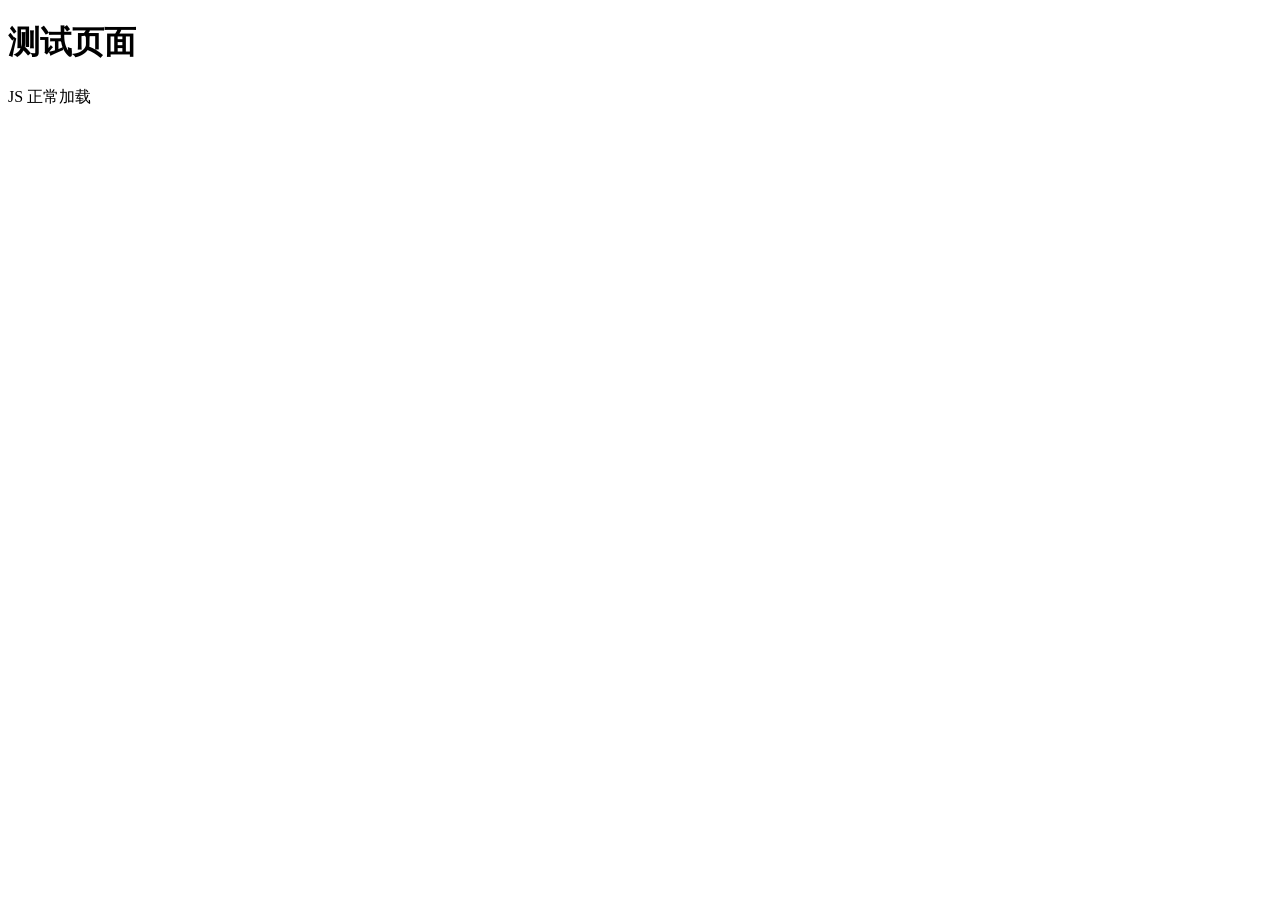
<file: test.html>
<!DOCTYPE html>
<html>
<head>
<title>测试页面</title>
<script>
window.onload = function() {
  document.getElementById('status').textContent = 'JS 正常加载';
  console.log('Test OK');
}
</script>
</head>
<body>
<h1>测试页面</h1>
<p id="status">等待JS加载...</p>
</body>
</html>
</file>
